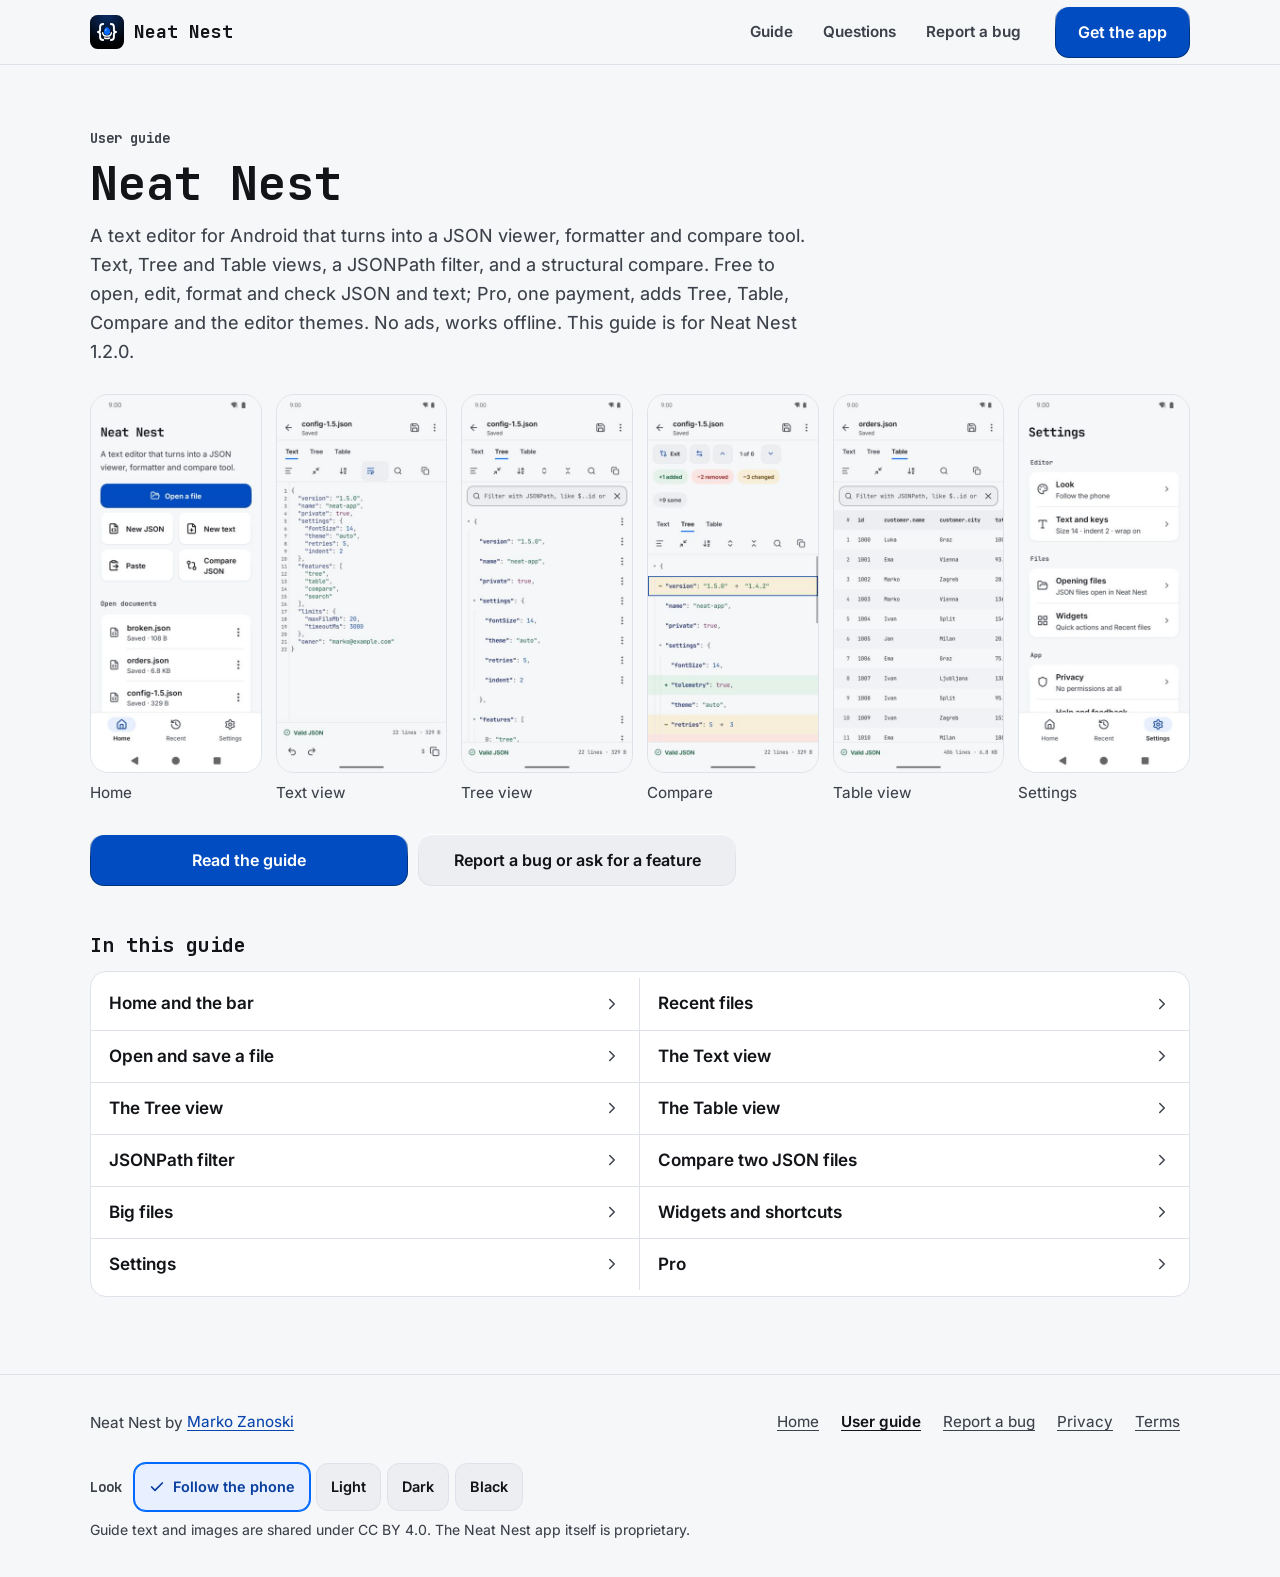
<file: docs/index.html>
<!doctype html>
<html lang="en">
<head>
<meta charset="utf-8">
<meta name="viewport" content="width=device-width, initial-scale=1, viewport-fit=cover">
<title>Home · Neat Nest user guide</title>
<meta name="description" content="The user guide for Neat Nest, the JSON and text editor for Android.">
<meta name="theme-color" content="#f6f7f9" media="(prefers-color-scheme: light)">
<meta name="theme-color" content="#000000" media="(prefers-color-scheme: dark)">
<script>try{var l=localStorage.getItem('look');if(l==='light'||l==='dark'||l==='black')document.documentElement.dataset.look=l}catch(e){}</script>
<meta property="og:title" content="Home · Neat Nest user guide">
<meta property="og:description" content="The user guide for Neat Nest, the JSON and text editor for Android.">
<link rel="icon" href="img/icon.svg" type="image/svg+xml">
<link rel="preload" href="fonts/JetBrainsMono-Bold.woff2" as="font" type="font/woff2" crossorigin>
<link rel="preload" href="fonts/inter-regular.woff2" as="font" type="font/woff2" crossorigin>
<link rel="stylesheet" href="style.css">
</head>
<body>
<a class="skip" href="#main">Skip to content</a>
<header class="bar">
  <div class="wrap">
    <a class="brand" href="index.html" aria-current="page"><img src="img/icon.svg" alt="" width="34" height="34"><span>Neat Nest</span></a>
    <nav class="pages" aria-label="Guide pages"><a href="guide.html">Guide</a><a href="faq.html">Questions</a><a href="report.html">Report a bug</a></nav>
    <a class="key filled get" href="https://play.google.com/store/apps/details?id=com.zanoshky.neatnest&amp;referrer=utm_source%3Dguide%26utm_medium%3Ddocs%26utm_campaign%3Dneat-nest-2026-11">Get the app</a>
  </div>
</header>
<main id="main" class="page">
  <div class="wrap">
    <p class="kicker">User guide</p>
    <h1>Neat Nest</h1>
    <p class="lead">A text editor for Android that turns into a JSON viewer, formatter and compare tool. Text, Tree and Table views, a JSONPath filter, and a structural compare. Free to open, edit, format and check JSON and text; Pro, one payment, adds Tree, Table, Compare and the editor themes. No ads, works offline. This guide is for Neat Nest 1.2.0.</p>
    <div class="shots">
      <figure><img src="img/0-home-360.jpg" srcset="img/0-home-360.jpg 360w, img/0-home.jpg 720w" sizes="(min-width: 1000px) 175px, (min-width: 600px) 30vw, 45vw" width="360" height="800" fetchpriority="high" alt="Home: Open a file, tiles for New JSON, New text, Paste and Compare JSON, the open documents, and the bar with Home, Recent and Settings."><figcaption>Home</figcaption></figure>
      <figure><img src="img/1-text-360.jpg" srcset="img/1-text-360.jpg 360w, img/1-text.jpg 720w" sizes="(min-width: 1000px) 175px, (min-width: 600px) 30vw, 45vw" width="360" height="800" fetchpriority="high" alt="The Text view with line numbers and JSON colours, the tool row above and undo and redo below."><figcaption>Text view</figcaption></figure>
      <figure><img src="img/2-tree-360.jpg" srcset="img/2-tree-360.jpg 360w, img/2-tree.jpg 720w" sizes="(min-width: 1000px) 175px, (min-width: 600px) 30vw, 45vw" width="360" height="800" loading="lazy" alt="The Tree view with the JSONPath filter box and objects opened, each value coloured by type."><figcaption>Tree view</figcaption></figure>
      <figure><img src="img/3-compare-360.jpg" srcset="img/3-compare-360.jpg 360w, img/3-compare.jpg 720w" sizes="(min-width: 1000px) 175px, (min-width: 600px) 30vw, 45vw" width="360" height="800" loading="lazy" alt="Compare: two versions of a file, 1 added, 2 removed and 3 changed, with the changed version number marked."><figcaption>Compare</figcaption></figure>
      <figure><img src="img/4-table-360.jpg" srcset="img/4-table-360.jpg 360w, img/4-table.jpg 720w" sizes="(min-width: 1000px) 175px, (min-width: 600px) 30vw, 45vw" width="360" height="800" loading="lazy" alt="The Table view of an array of orders, with id, customer name and customer city columns."><figcaption>Table view</figcaption></figure>
      <figure><img src="img/7-settings-360.jpg" srcset="img/7-settings-360.jpg 360w, img/7-settings.jpg 720w" sizes="(min-width: 1000px) 175px, (min-width: 600px) 30vw, 45vw" width="360" height="800" loading="lazy" alt="Settings: Look, Text and keys, Opening files, Widgets, Privacy, and Help and feedback, each opening its own page."><figcaption>Settings</figcaption></figure>
    </div>
    <div class="keys cta">
      <a class="key filled" href="guide.html">Read the guide</a>
      <a class="key tonal" href="report.html">Report a bug or ask for a feature</a>
    </div>
    <h2 style="margin-top:48px">In this guide</h2>
    <ul class="plate toc"><li><a href="guide.html#home"><span>Home and the bar</span><svg viewBox="0 0 24 24" fill="none" stroke="currentColor" stroke-width="2" stroke-linecap="round" stroke-linejoin="round" aria-hidden="true"><path d="m9 18 6-6-6-6"/></svg></a></li><li><a href="guide.html#recent"><span>Recent files</span><svg viewBox="0 0 24 24" fill="none" stroke="currentColor" stroke-width="2" stroke-linecap="round" stroke-linejoin="round" aria-hidden="true"><path d="m9 18 6-6-6-6"/></svg></a></li><li><a href="guide.html#open"><span>Open and save a file</span><svg viewBox="0 0 24 24" fill="none" stroke="currentColor" stroke-width="2" stroke-linecap="round" stroke-linejoin="round" aria-hidden="true"><path d="m9 18 6-6-6-6"/></svg></a></li><li><a href="guide.html#text"><span>The Text view</span><svg viewBox="0 0 24 24" fill="none" stroke="currentColor" stroke-width="2" stroke-linecap="round" stroke-linejoin="round" aria-hidden="true"><path d="m9 18 6-6-6-6"/></svg></a></li><li><a href="guide.html#tree"><span>The Tree view</span><svg viewBox="0 0 24 24" fill="none" stroke="currentColor" stroke-width="2" stroke-linecap="round" stroke-linejoin="round" aria-hidden="true"><path d="m9 18 6-6-6-6"/></svg></a></li><li><a href="guide.html#table"><span>The Table view</span><svg viewBox="0 0 24 24" fill="none" stroke="currentColor" stroke-width="2" stroke-linecap="round" stroke-linejoin="round" aria-hidden="true"><path d="m9 18 6-6-6-6"/></svg></a></li><li><a href="guide.html#filter"><span>JSONPath filter</span><svg viewBox="0 0 24 24" fill="none" stroke="currentColor" stroke-width="2" stroke-linecap="round" stroke-linejoin="round" aria-hidden="true"><path d="m9 18 6-6-6-6"/></svg></a></li><li><a href="guide.html#compare"><span>Compare two JSON files</span><svg viewBox="0 0 24 24" fill="none" stroke="currentColor" stroke-width="2" stroke-linecap="round" stroke-linejoin="round" aria-hidden="true"><path d="m9 18 6-6-6-6"/></svg></a></li><li><a href="guide.html#big"><span>Big files</span><svg viewBox="0 0 24 24" fill="none" stroke="currentColor" stroke-width="2" stroke-linecap="round" stroke-linejoin="round" aria-hidden="true"><path d="m9 18 6-6-6-6"/></svg></a></li><li><a href="guide.html#widgets"><span>Widgets and shortcuts</span><svg viewBox="0 0 24 24" fill="none" stroke="currentColor" stroke-width="2" stroke-linecap="round" stroke-linejoin="round" aria-hidden="true"><path d="m9 18 6-6-6-6"/></svg></a></li><li><a href="guide.html#settings"><span>Settings</span><svg viewBox="0 0 24 24" fill="none" stroke="currentColor" stroke-width="2" stroke-linecap="round" stroke-linejoin="round" aria-hidden="true"><path d="m9 18 6-6-6-6"/></svg></a></li><li><a href="guide.html#pro"><span>Pro</span><svg viewBox="0 0 24 24" fill="none" stroke="currentColor" stroke-width="2" stroke-linecap="round" stroke-linejoin="round" aria-hidden="true"><path d="m9 18 6-6-6-6"/></svg></a></li></ul>
  </div>
</main>
<footer>
  <div class="wrap">
    <span class="by">Neat Nest by <a href="https://zanoski.com">Marko Zanoski</a></span>
    <nav aria-label="Footer"><a href="https://neatnest.zanoski.com">Home</a><a href="index.html" aria-current="page">User guide</a><a href="report.html">Report a bug</a><a href="https://neatnest.zanoski.com/privacy">Privacy</a><a href="https://neatnest.zanoski.com/terms">Terms</a></nav>
    <div class="looks" role="group" aria-label="Look"><span aria-hidden="true">Look</span><button type="button" data-look="auto" aria-pressed="false"><svg viewBox="0 0 24 24" fill="none" stroke="currentColor" stroke-width="2.6" stroke-linecap="round" stroke-linejoin="round" aria-hidden="true"><path d="M20 6 9 17l-5-5"/></svg>Follow the phone</button><button type="button" data-look="light" aria-pressed="false"><svg viewBox="0 0 24 24" fill="none" stroke="currentColor" stroke-width="2.6" stroke-linecap="round" stroke-linejoin="round" aria-hidden="true"><path d="M20 6 9 17l-5-5"/></svg>Light</button><button type="button" data-look="dark" aria-pressed="false"><svg viewBox="0 0 24 24" fill="none" stroke="currentColor" stroke-width="2.6" stroke-linecap="round" stroke-linejoin="round" aria-hidden="true"><path d="M20 6 9 17l-5-5"/></svg>Dark</button><button type="button" data-look="black" aria-pressed="false"><svg viewBox="0 0 24 24" fill="none" stroke="currentColor" stroke-width="2.6" stroke-linecap="round" stroke-linejoin="round" aria-hidden="true"><path d="M20 6 9 17l-5-5"/></svg>Black</button></div>
    <p class="lic">Guide text and images are shared under CC BY 4.0. The Neat Nest app itself is proprietary.</p>
  </div>
</footer>
<script>
(function () {
  var html = document.documentElement, bs = document.querySelectorAll('.looks button');
  function show() { var cur = html.dataset.look || 'auto'; bs.forEach(function (b) { b.setAttribute('aria-pressed', String(b.dataset.look === cur)); }); }
  bs.forEach(function (b) { b.addEventListener('click', function () {
    var l = b.dataset.look;
    if (l === 'auto') delete html.dataset.look; else html.dataset.look = l;
    try { if (l === 'auto') localStorage.removeItem('look'); else localStorage.setItem('look', l); } catch (e) {}
    show();
  }); });
  show();
})();
</script>
</body>
</html>
</file>
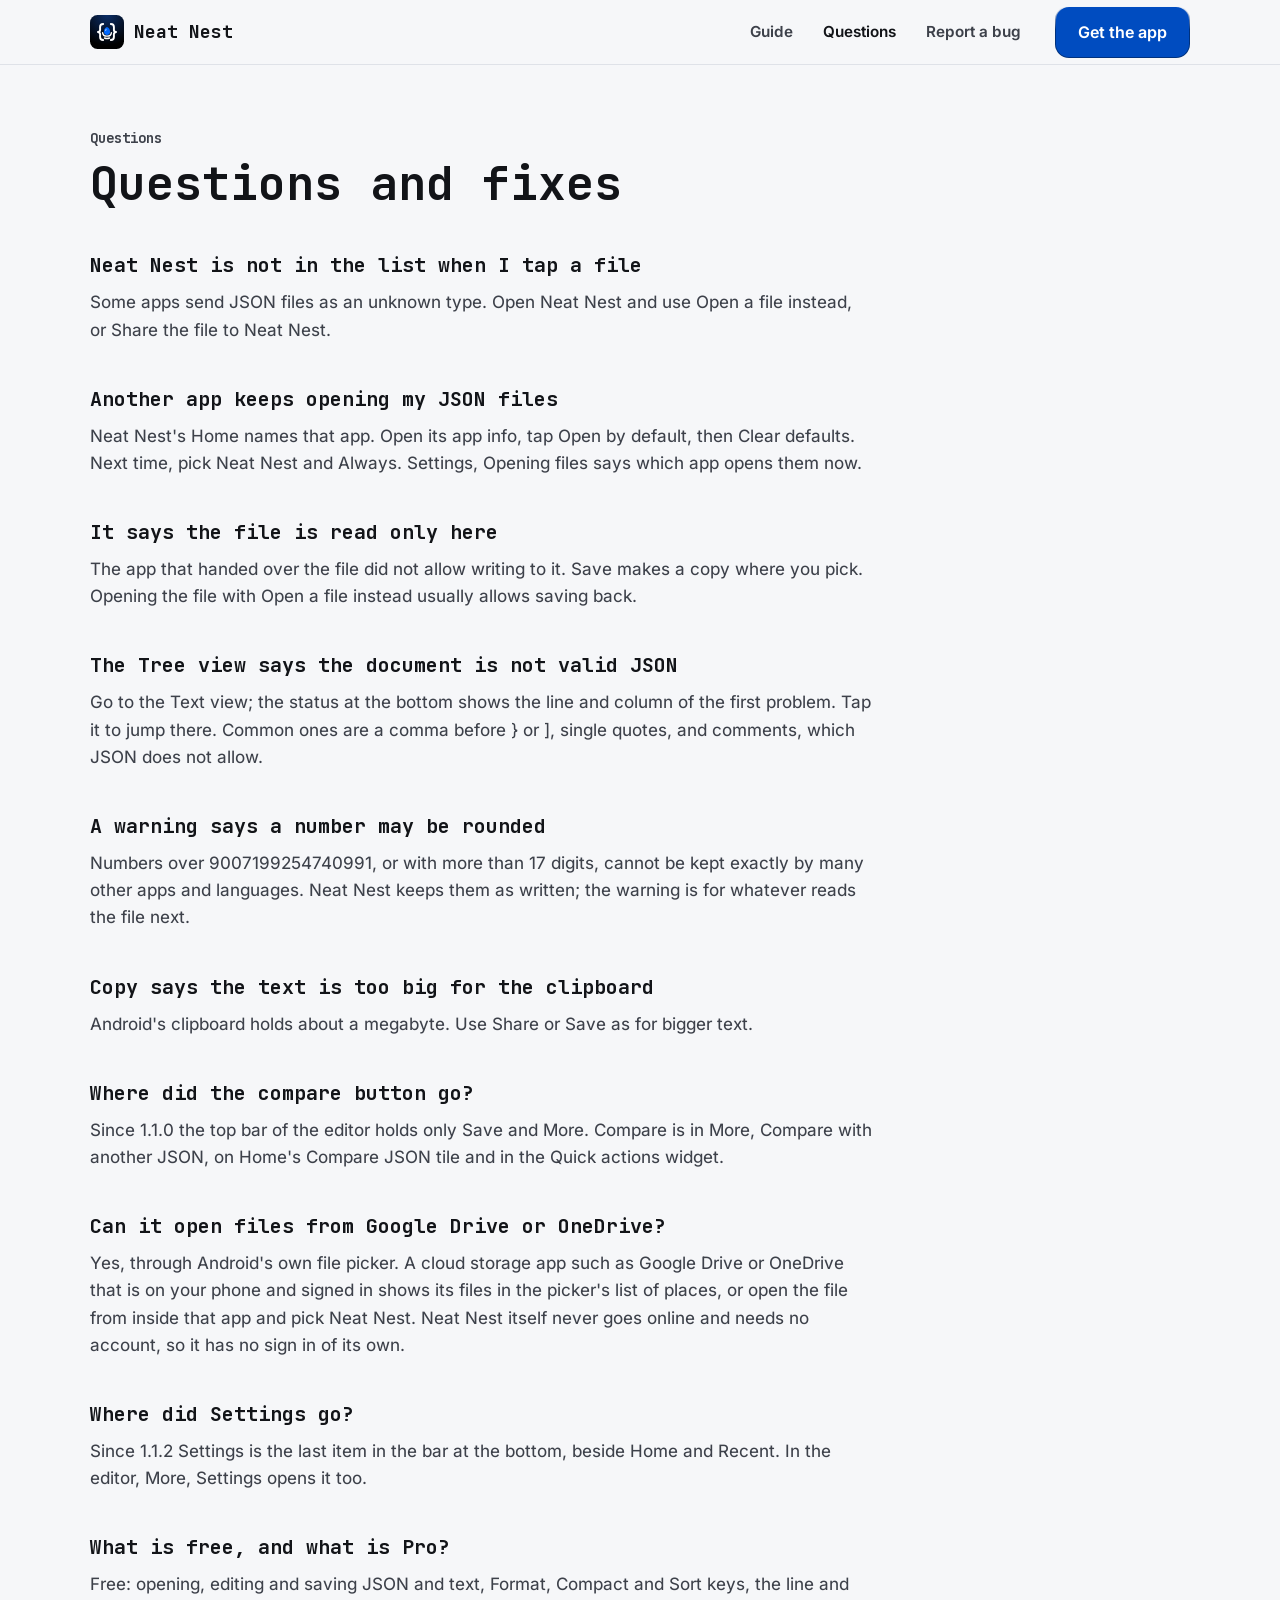
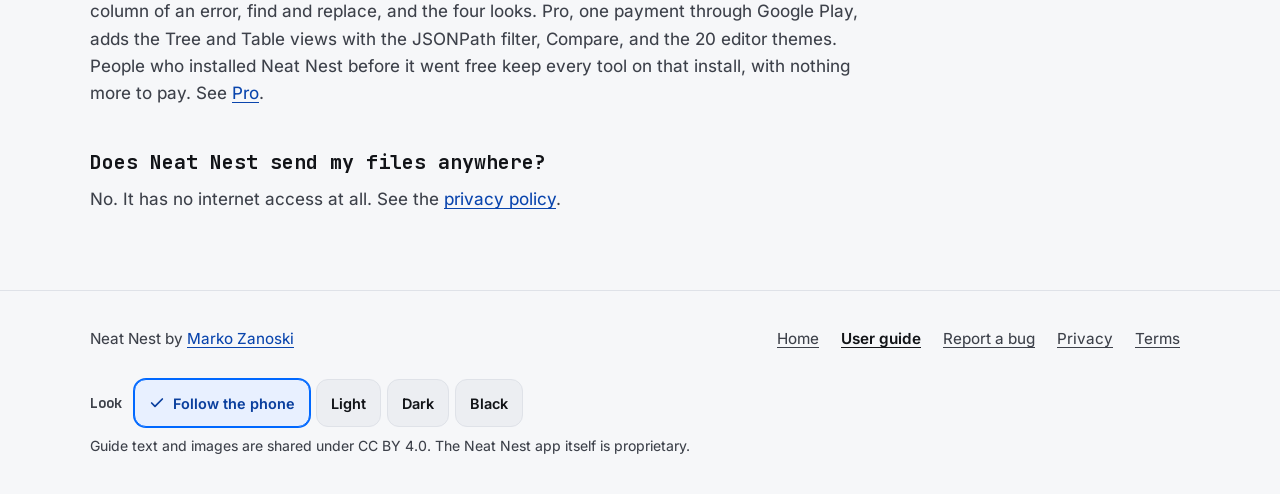
<file: docs/faq.html>
<!doctype html>
<html lang="en">
<head>
<meta charset="utf-8">
<meta name="viewport" content="width=device-width, initial-scale=1, viewport-fit=cover">
<title>Questions · Neat Nest user guide</title>
<meta name="description" content="Answers to common questions about Neat Nest.">
<meta name="theme-color" content="#f6f7f9" media="(prefers-color-scheme: light)">
<meta name="theme-color" content="#000000" media="(prefers-color-scheme: dark)">
<script>try{var l=localStorage.getItem('look');if(l==='light'||l==='dark'||l==='black')document.documentElement.dataset.look=l}catch(e){}</script>
<meta property="og:title" content="Questions · Neat Nest user guide">
<meta property="og:description" content="Answers to common questions about Neat Nest.">
<link rel="icon" href="img/icon.svg" type="image/svg+xml">
<link rel="preload" href="fonts/JetBrainsMono-Bold.woff2" as="font" type="font/woff2" crossorigin>
<link rel="preload" href="fonts/inter-regular.woff2" as="font" type="font/woff2" crossorigin>
<link rel="stylesheet" href="style.css">
</head>
<body>
<a class="skip" href="#main">Skip to content</a>
<header class="bar">
  <div class="wrap">
    <a class="brand" href="index.html"><img src="img/icon.svg" alt="" width="34" height="34"><span>Neat Nest</span></a>
    <nav class="pages" aria-label="Guide pages"><a href="guide.html">Guide</a><a href="faq.html" aria-current="page">Questions</a><a href="report.html">Report a bug</a></nav>
    <a class="key filled get" href="https://play.google.com/store/apps/details?id=com.zanoshky.neatnest&amp;referrer=utm_source%3Dguide%26utm_medium%3Ddocs%26utm_campaign%3Dneat-nest-2026-11">Get the app</a>
  </div>
</header>
<main id="main" class="page">
  <div class="wrap">
    <p class="kicker">Questions</p>
    <h1>Questions and fixes</h1>
    <article>
    <h2>Neat Nest is not in the list when I tap a file</h2>
    <p>Some apps send JSON files as an unknown type. Open Neat Nest and use Open a file instead, or Share the file to Neat Nest.</p>
    <h2>Another app keeps opening my JSON files</h2>
    <p>Neat Nest's Home names that app. Open its app info, tap Open by default, then Clear defaults. Next time, pick Neat Nest and Always. Settings, Opening files says which app opens them now.</p>
    <h2>It says the file is read only here</h2>
    <p>The app that handed over the file did not allow writing to it. Save makes a copy where you pick. Opening the file with Open a file instead usually allows saving back.</p>
    <h2>The Tree view says the document is not valid JSON</h2>
    <p>Go to the Text view; the status at the bottom shows the line and column of the first problem. Tap it to jump there. Common ones are a comma before } or ], single quotes, and comments, which JSON does not allow.</p>
    <h2>A warning says a number may be rounded</h2>
    <p>Numbers over 9007199254740991, or with more than 17 digits, cannot be kept exactly by many other apps and languages. Neat Nest keeps them as written; the warning is for whatever reads the file next.</p>
    <h2>Copy says the text is too big for the clipboard</h2>
    <p>Android's clipboard holds about a megabyte. Use Share or Save as for bigger text.</p>
    <h2>Where did the compare button go?</h2>
    <p>Since 1.1.0 the top bar of the editor holds only Save and More. Compare is in More, Compare with another JSON, on Home's Compare JSON tile and in the Quick actions widget.</p>
    <h2>Can it open files from Google Drive or OneDrive?</h2>
    <p>Yes, through Android's own file picker. A cloud storage app such as Google Drive or OneDrive that is on your phone and signed in shows its files in the picker's list of places, or open the file from inside that app and pick Neat Nest. Neat Nest itself never goes online and needs no account, so it has no sign in of its own.</p>
    <h2>Where did Settings go?</h2>
    <p>Since 1.1.2 Settings is the last item in the bar at the bottom, beside Home and Recent. In the editor, More, Settings opens it too.</p>
    <h2>What is free, and what is Pro?</h2>
    <p>Free: opening, editing and saving JSON and text, Format, Compact and Sort keys, the line and column of an error, find and replace, and the four looks. Pro, one payment through Google Play, adds the Tree and Table views with the JSONPath filter, Compare, and the 20 editor themes. People who installed Neat Nest before it went free keep every tool on that install, with nothing more to pay. See <a href="guide.html#pro">Pro</a>.</p>
    <h2>Does Neat Nest send my files anywhere?</h2>
    <p>No. It has no internet access at all. See the <a href="https://neatnest.zanoski.com/privacy">privacy policy</a>.</p>
    </article>
  </div>
</main>
<footer>
  <div class="wrap">
    <span class="by">Neat Nest by <a href="https://zanoski.com">Marko Zanoski</a></span>
    <nav aria-label="Footer"><a href="https://neatnest.zanoski.com">Home</a><a href="index.html" aria-current="page">User guide</a><a href="report.html">Report a bug</a><a href="https://neatnest.zanoski.com/privacy">Privacy</a><a href="https://neatnest.zanoski.com/terms">Terms</a></nav>
    <div class="looks" role="group" aria-label="Look"><span aria-hidden="true">Look</span><button type="button" data-look="auto" aria-pressed="false"><svg viewBox="0 0 24 24" fill="none" stroke="currentColor" stroke-width="2.6" stroke-linecap="round" stroke-linejoin="round" aria-hidden="true"><path d="M20 6 9 17l-5-5"/></svg>Follow the phone</button><button type="button" data-look="light" aria-pressed="false"><svg viewBox="0 0 24 24" fill="none" stroke="currentColor" stroke-width="2.6" stroke-linecap="round" stroke-linejoin="round" aria-hidden="true"><path d="M20 6 9 17l-5-5"/></svg>Light</button><button type="button" data-look="dark" aria-pressed="false"><svg viewBox="0 0 24 24" fill="none" stroke="currentColor" stroke-width="2.6" stroke-linecap="round" stroke-linejoin="round" aria-hidden="true"><path d="M20 6 9 17l-5-5"/></svg>Dark</button><button type="button" data-look="black" aria-pressed="false"><svg viewBox="0 0 24 24" fill="none" stroke="currentColor" stroke-width="2.6" stroke-linecap="round" stroke-linejoin="round" aria-hidden="true"><path d="M20 6 9 17l-5-5"/></svg>Black</button></div>
    <p class="lic">Guide text and images are shared under CC BY 4.0. The Neat Nest app itself is proprietary.</p>
  </div>
</footer>
<script>
(function () {
  var html = document.documentElement, bs = document.querySelectorAll('.looks button');
  function show() { var cur = html.dataset.look || 'auto'; bs.forEach(function (b) { b.setAttribute('aria-pressed', String(b.dataset.look === cur)); }); }
  bs.forEach(function (b) { b.addEventListener('click', function () {
    var l = b.dataset.look;
    if (l === 'auto') delete html.dataset.look; else html.dataset.look = l;
    try { if (l === 'auto') localStorage.removeItem('look'); else localStorage.setItem('look', l); } catch (e) {}
    show();
  }); });
  show();
})();
</script>
</body>
</html>
</file>
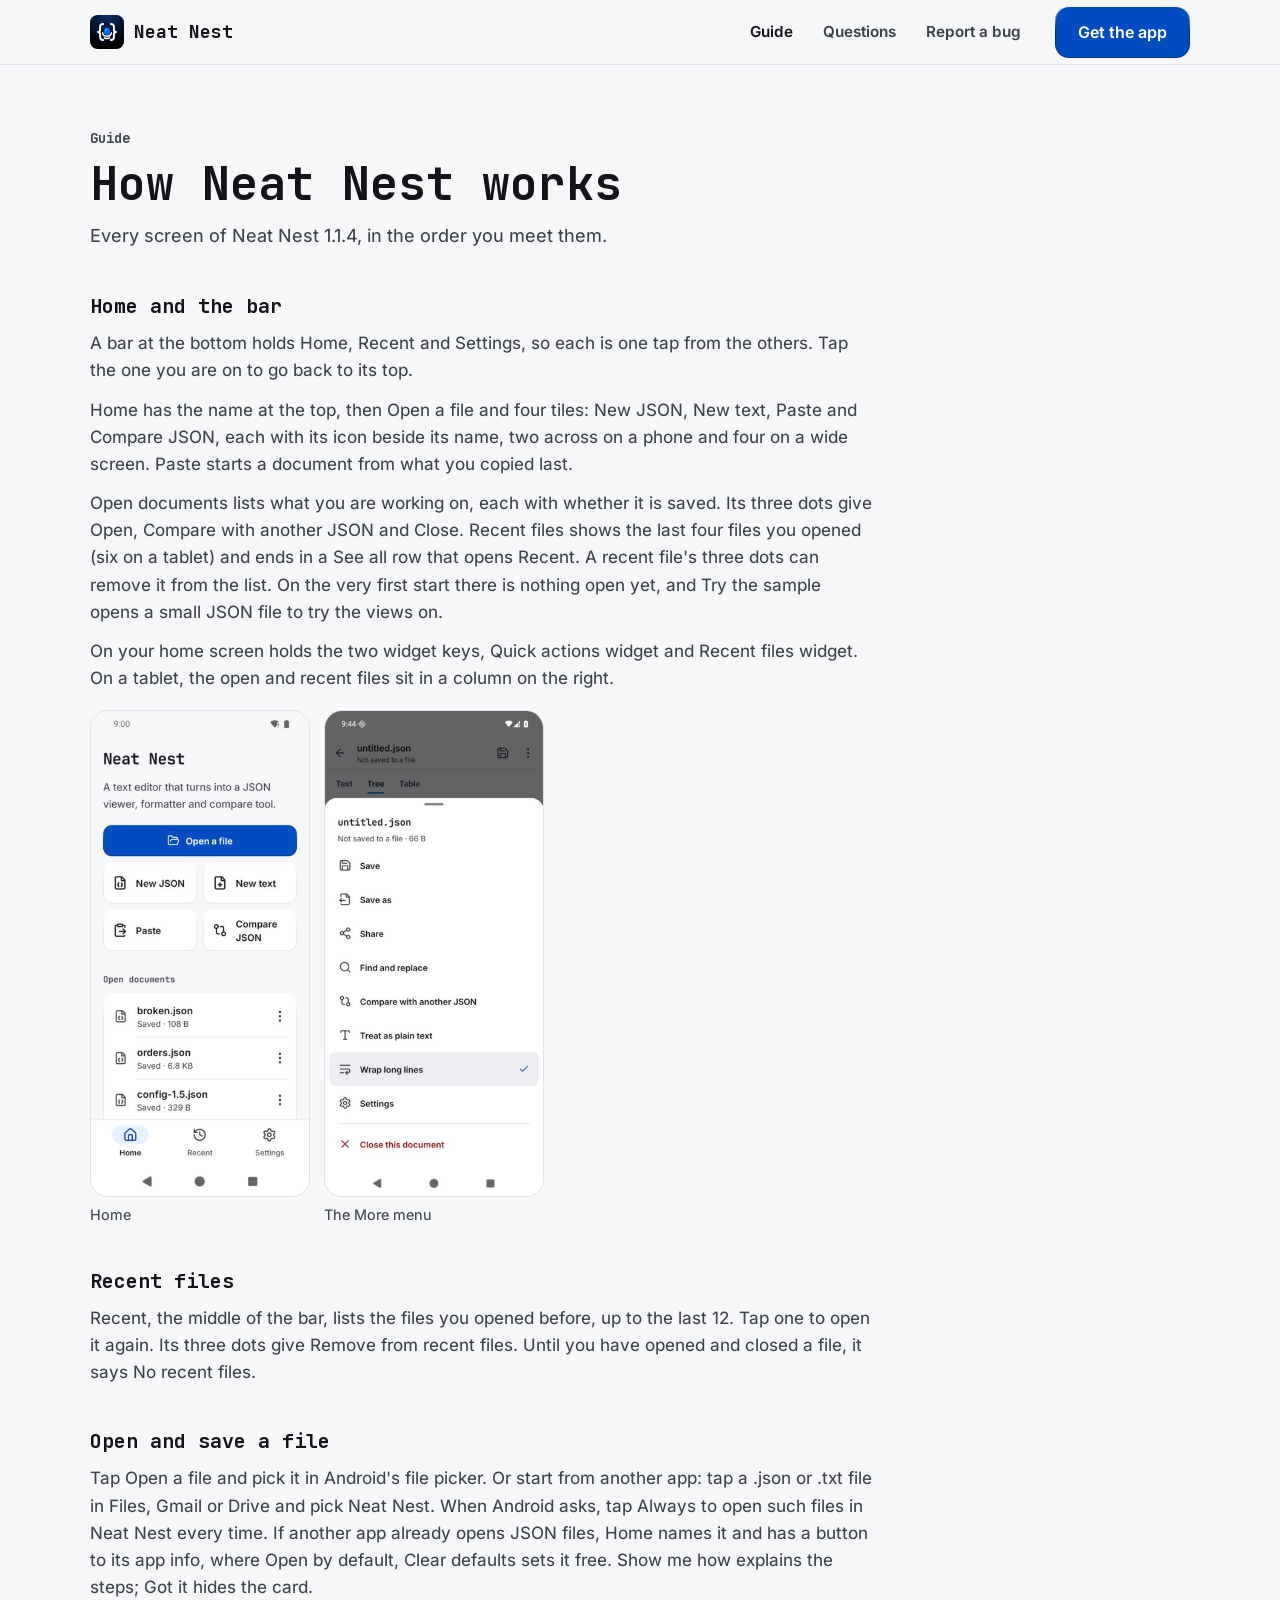
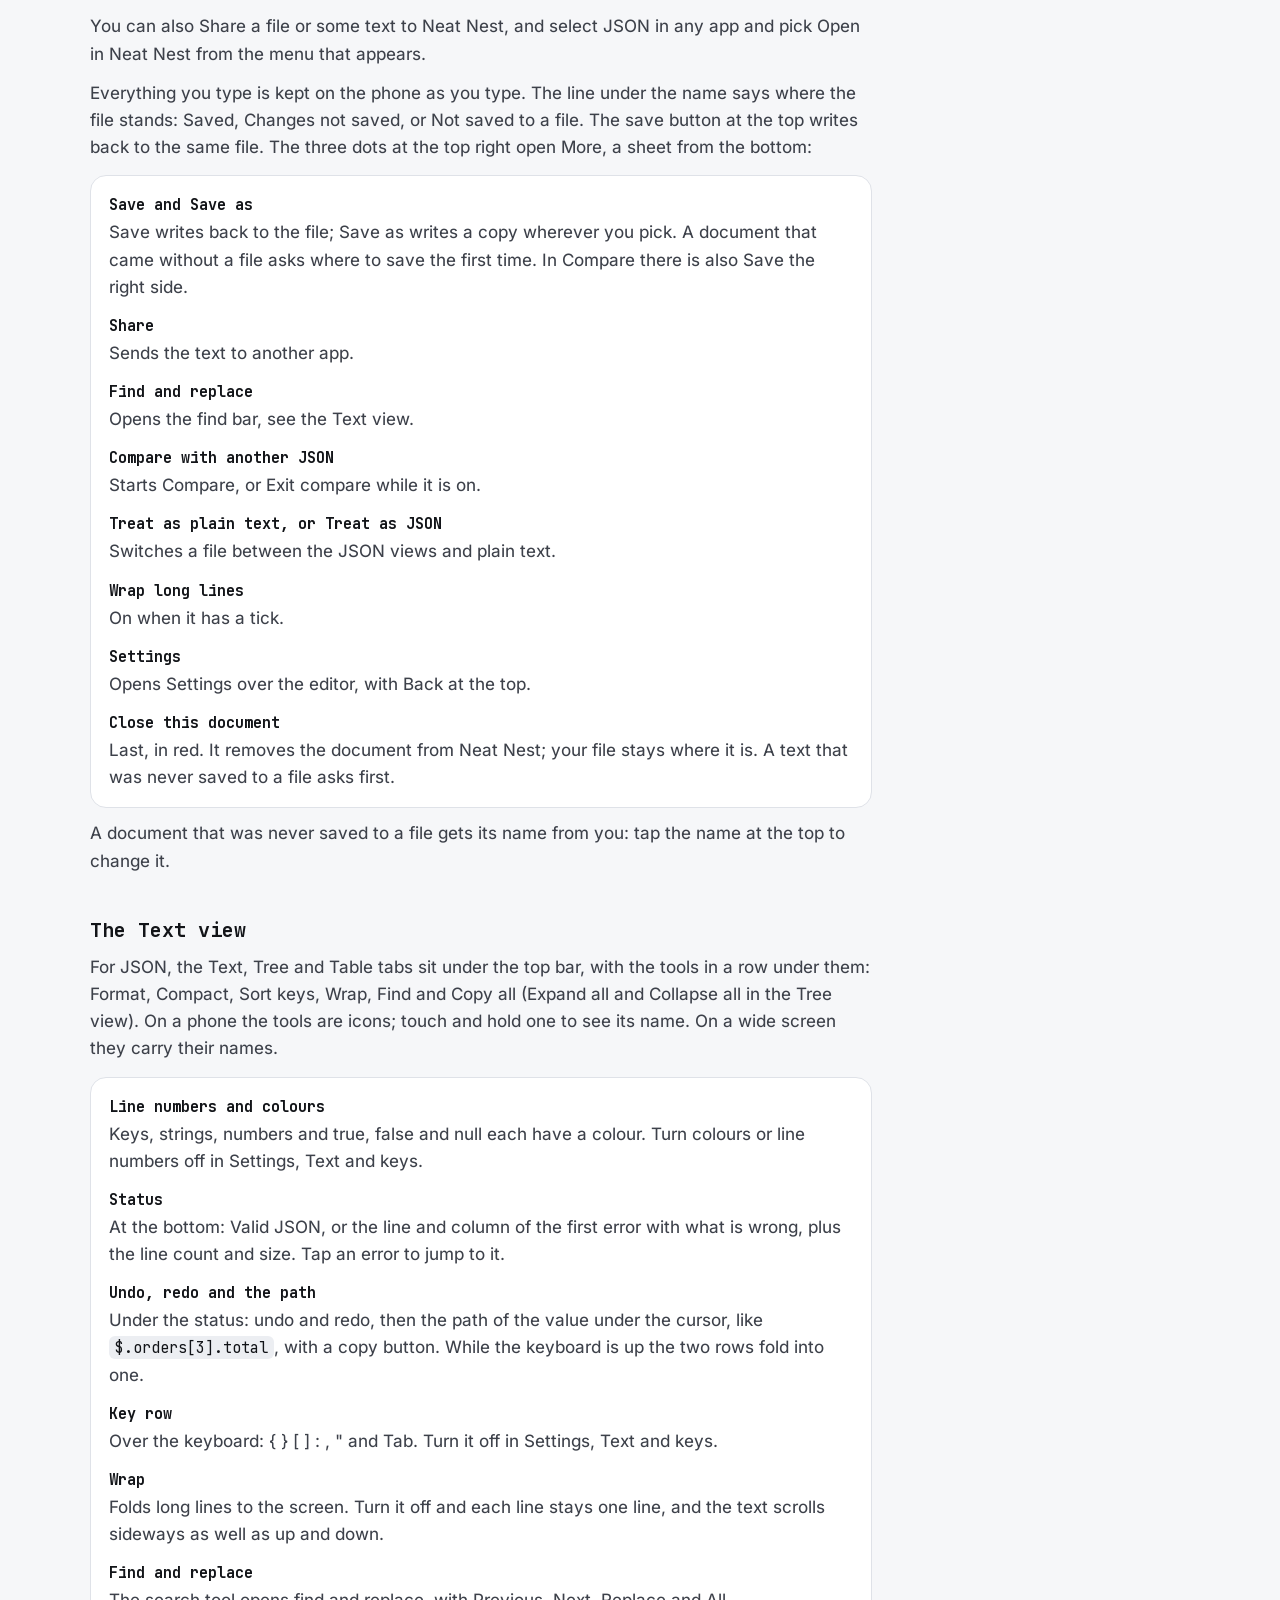
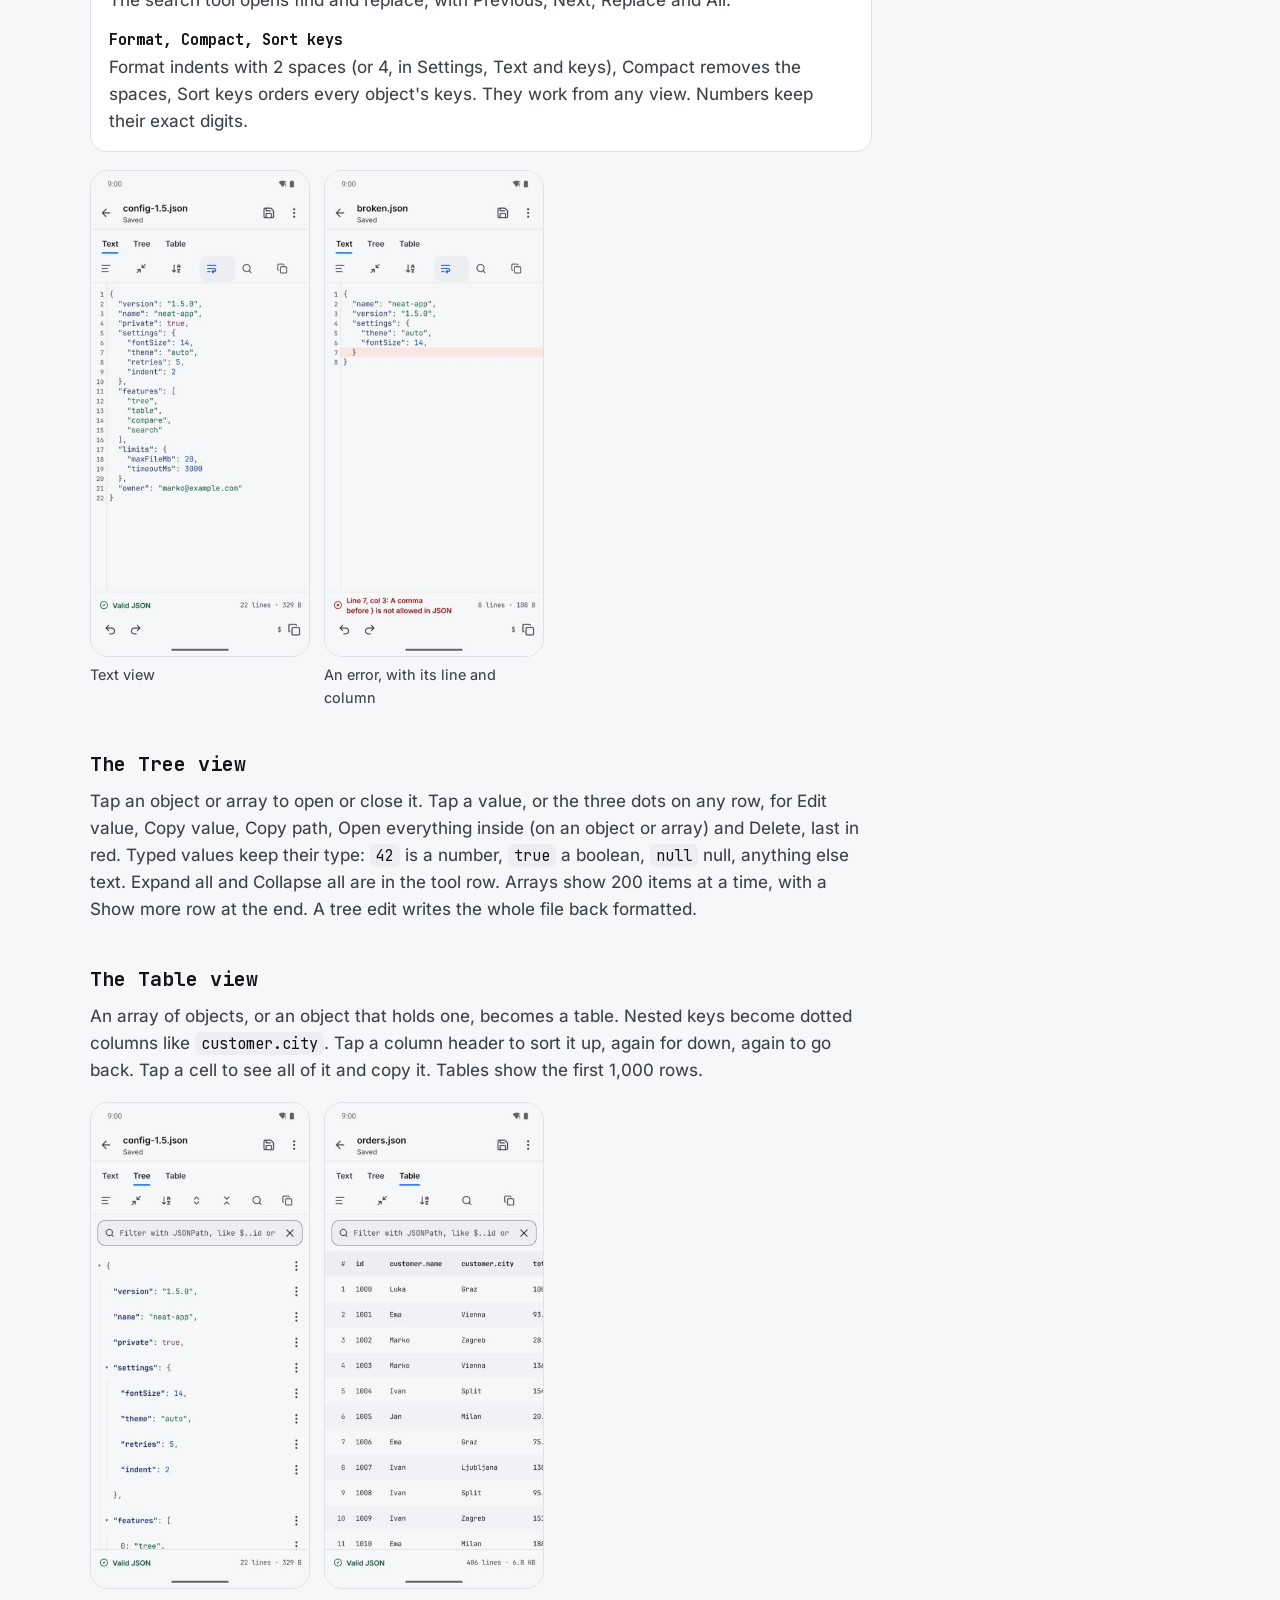
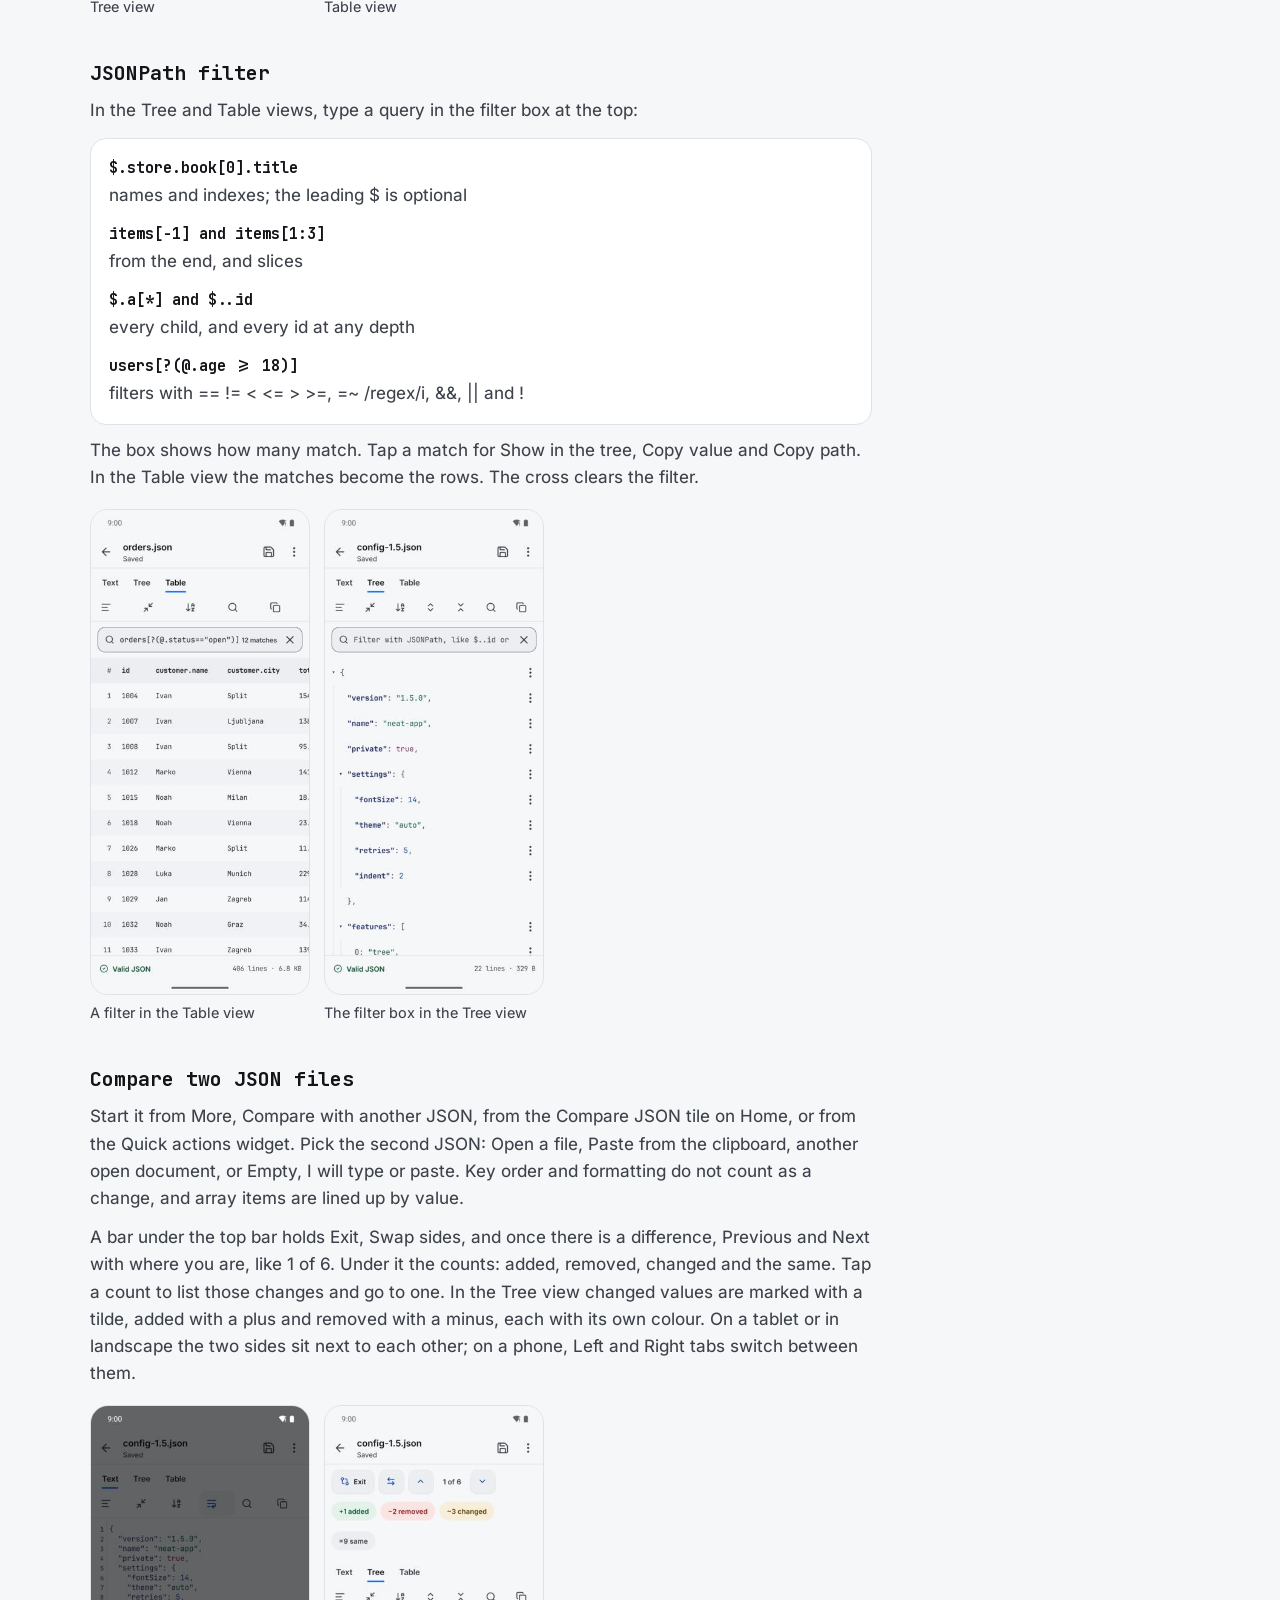
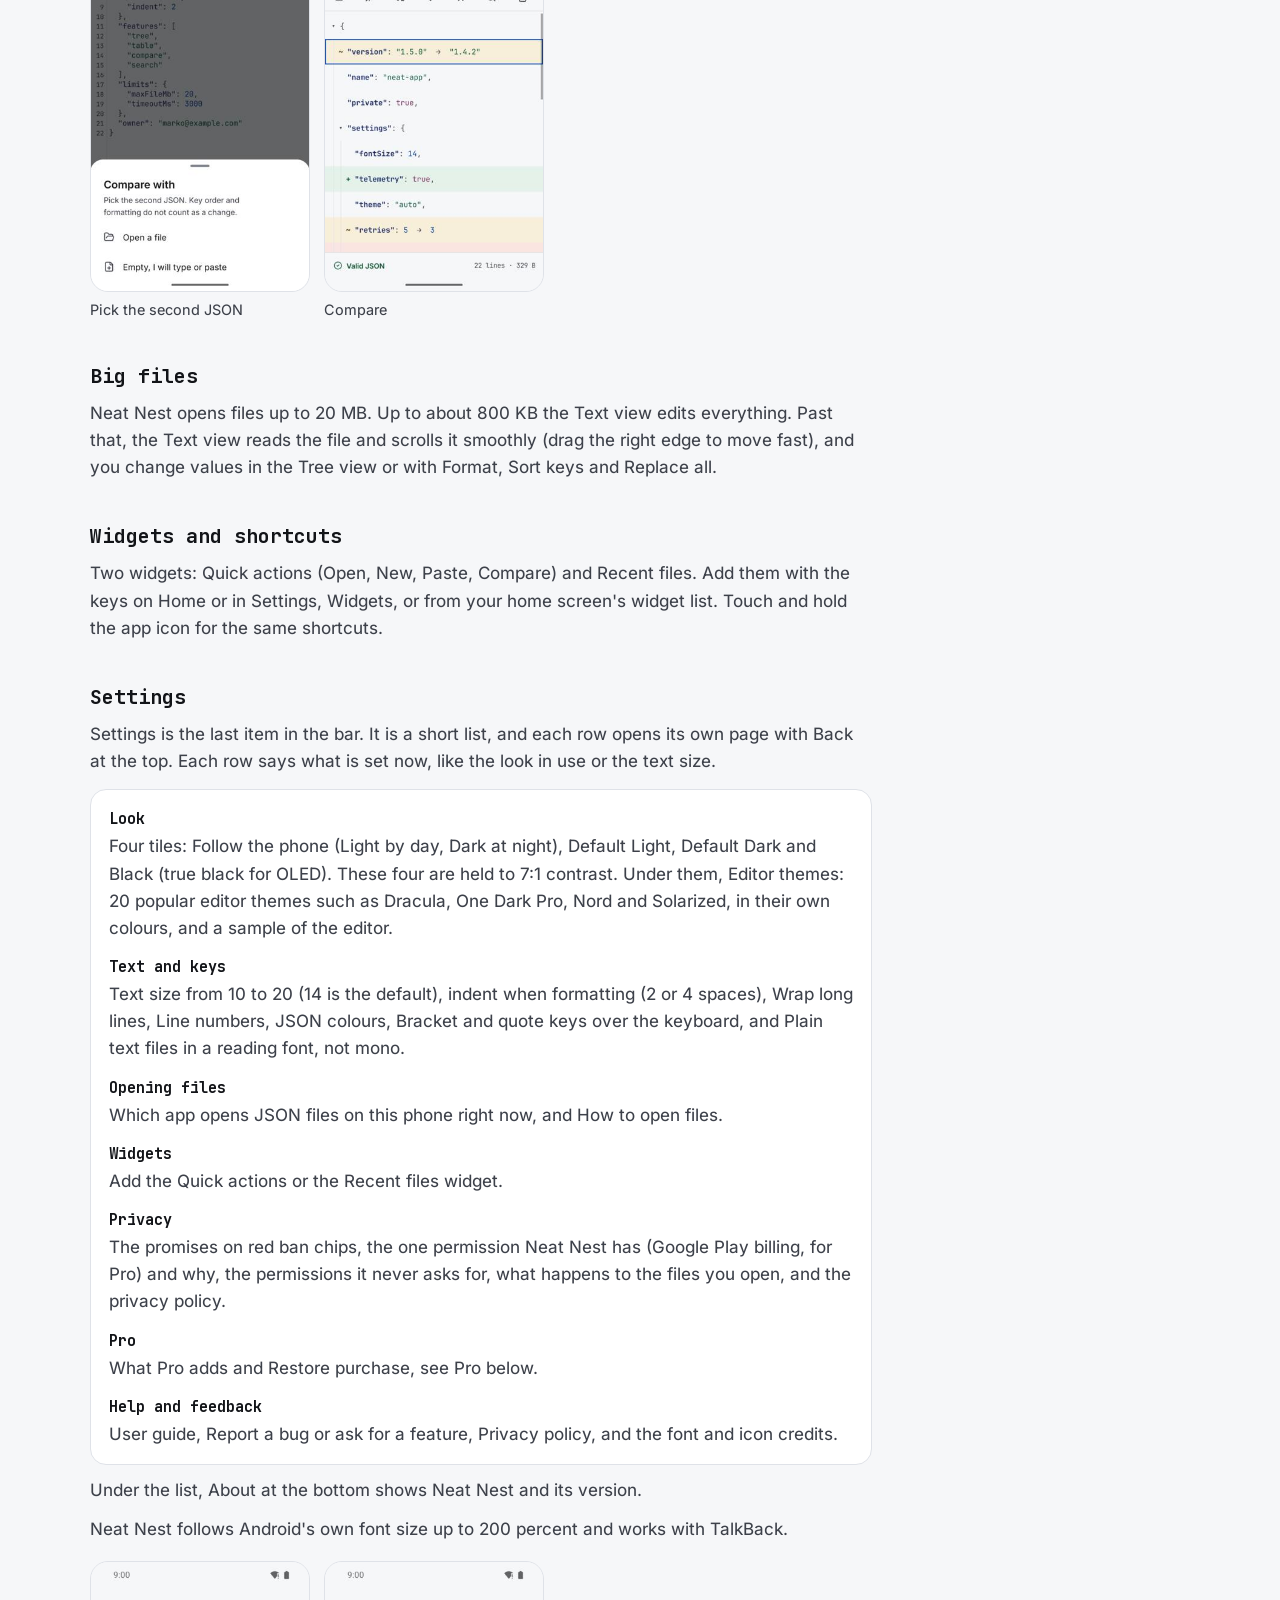
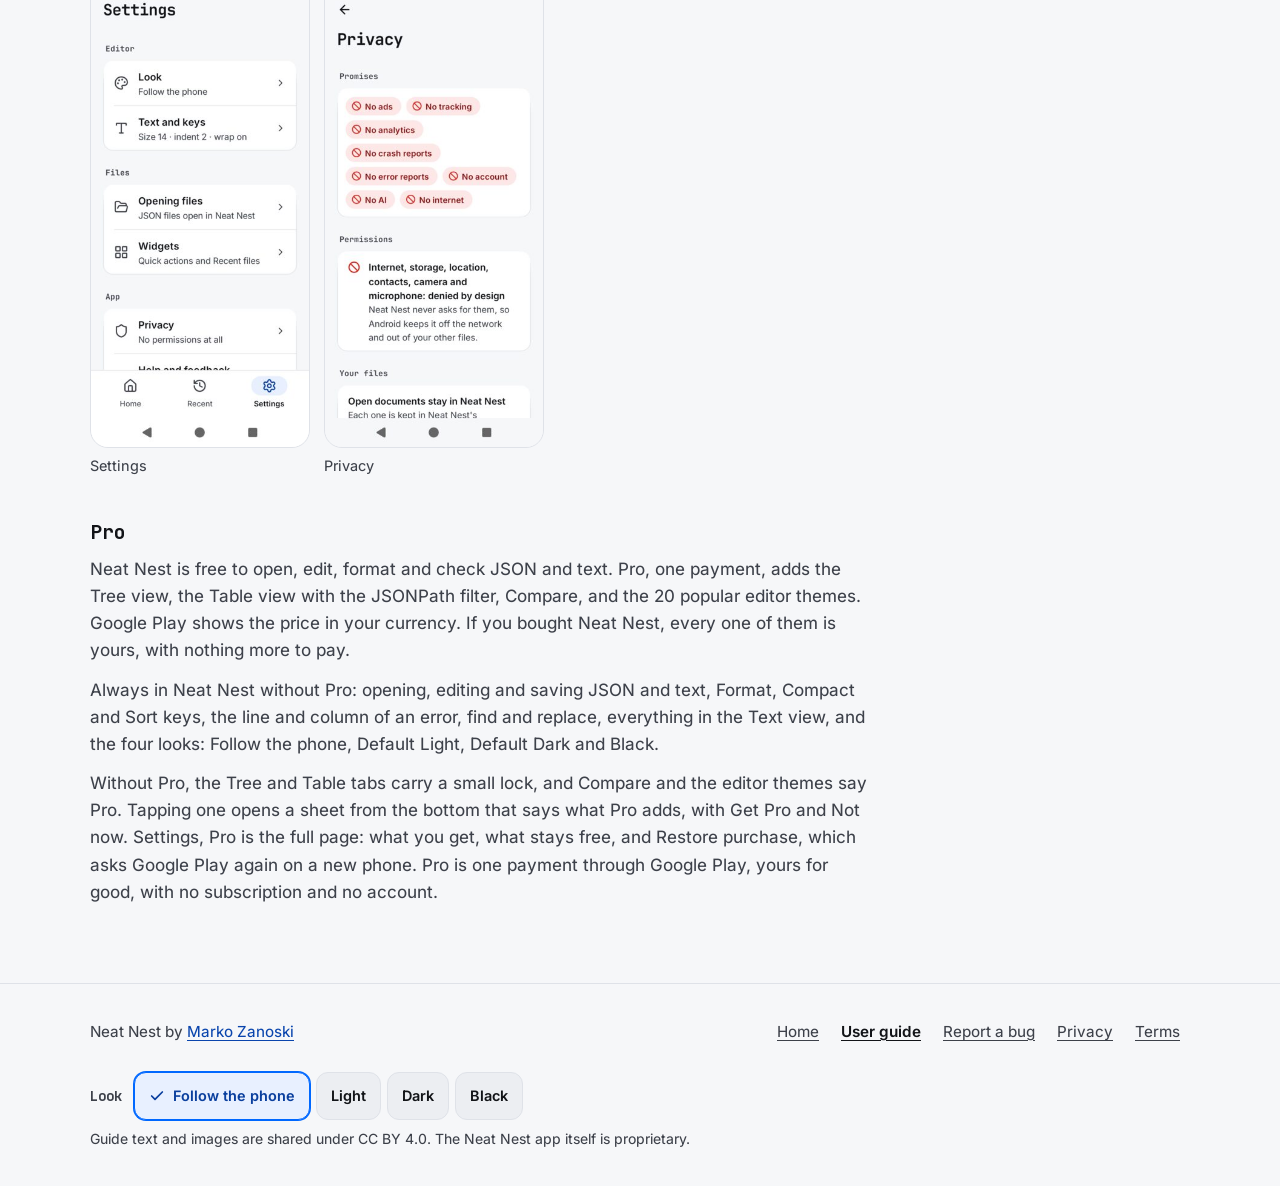
<file: docs/guide.html>
<!doctype html>
<html lang="en">
<head>
<meta charset="utf-8">
<meta name="viewport" content="width=device-width, initial-scale=1, viewport-fit=cover">
<title>Guide · Neat Nest user guide</title>
<meta name="description" content="How to use Neat Nest 1.2.0: home and the bar, recent files, opening and saving files, Text, Tree and Table views, JSONPath, Compare, widgets and Settings.">
<meta name="theme-color" content="#f6f7f9" media="(prefers-color-scheme: light)">
<meta name="theme-color" content="#000000" media="(prefers-color-scheme: dark)">
<script>try{var l=localStorage.getItem('look');if(l==='light'||l==='dark'||l==='black')document.documentElement.dataset.look=l}catch(e){}</script>
<meta property="og:title" content="Guide · Neat Nest user guide">
<meta property="og:description" content="How to use Neat Nest 1.2.0: home and the bar, recent files, opening and saving files, Text, Tree and Table views, JSONPath, Compare, widgets and Settings.">
<link rel="icon" href="img/icon.svg" type="image/svg+xml">
<link rel="preload" href="fonts/JetBrainsMono-Bold.woff2" as="font" type="font/woff2" crossorigin>
<link rel="preload" href="fonts/inter-regular.woff2" as="font" type="font/woff2" crossorigin>
<link rel="stylesheet" href="style.css">
</head>
<body>
<a class="skip" href="#main">Skip to content</a>
<header class="bar">
  <div class="wrap">
    <a class="brand" href="index.html"><img src="img/icon.svg" alt="" width="34" height="34"><span>Neat Nest</span></a>
    <nav class="pages" aria-label="Guide pages"><a href="guide.html" aria-current="page">Guide</a><a href="faq.html">Questions</a><a href="report.html">Report a bug</a></nav>
    <a class="key filled get" href="https://play.google.com/store/apps/details?id=com.zanoshky.neatnest&amp;referrer=utm_source%3Dguide%26utm_medium%3Ddocs%26utm_campaign%3Dneat-nest-2026-11">Get the app</a>
  </div>
</header>
<main id="main" class="page">
  <div class="wrap">
    <p class="kicker">Guide</p>
    <h1>How Neat Nest works</h1>
    <p class="lead">Every screen of Neat Nest 1.1.4, in the order you meet them.</p>
    <article>
    <h2 id="home">Home and the bar</h2>
    <p>A bar at the bottom holds Home, Recent and Settings, so each is one tap from the others. Tap the one you are on to go back to its top.</p>
    <p>Home has the name at the top, then Open a file and four tiles: New JSON, New text, Paste and Compare JSON, each with its icon beside its name, two across on a phone and four on a wide screen. Paste starts a document from what you copied last.</p>
    <p>Open documents lists what you are working on, each with whether it is saved. Its three dots give Open, Compare with another JSON and Close. Recent files shows the last four files you opened (six on a tablet) and ends in a See all row that opens Recent. A recent file's three dots can remove it from the list. On the very first start there is nothing open yet, and Try the sample opens a small JSON file to try the views on.</p>
    <p>On your home screen holds the two widget keys, Quick actions widget and Recent files widget. On a tablet, the open and recent files sit in a column on the right.</p>
    <div class="fig"><figure><img src="img/0-home-360.jpg" srcset="img/0-home-360.jpg 360w, img/0-home.jpg 720w" sizes="(min-width: 1000px) 175px, (min-width: 600px) 30vw, 45vw" width="360" height="800" loading="lazy" alt="Home with four open documents, and the bar with Home, Recent and Settings."><figcaption>Home</figcaption></figure><figure><img src="img/9-more-360.jpg" srcset="img/9-more-360.jpg 360w, img/9-more.jpg 720w" sizes="(min-width: 1000px) 175px, (min-width: 600px) 30vw, 45vw" width="360" height="800" loading="lazy" alt="The More menu as a sheet from the bottom."><figcaption>The More menu</figcaption></figure></div>

    <h2 id="recent">Recent files</h2>
    <p>Recent, the middle of the bar, lists the files you opened before, up to the last 12. Tap one to open it again. Its three dots give Remove from recent files. Until you have opened and closed a file, it says No recent files.</p>

    <h2 id="open">Open and save a file</h2>
    <p>Tap Open a file and pick it in Android's file picker. Or start from another app: tap a .json or .txt file in Files, Gmail or Drive and pick Neat Nest. When Android asks, tap Always to open such files in Neat Nest every time. If another app already opens JSON files, Home names it and has a button to its app info, where Open by default, Clear defaults sets it free. Show me how explains the steps; Got it hides the card.</p>
    <p>You can also Share a file or some text to Neat Nest, and select JSON in any app and pick Open in Neat Nest from the menu that appears.</p>
    <p>Everything you type is kept on the phone as you type. The line under the name says where the file stands: Saved, Changes not saved, or Not saved to a file. The save button at the top writes back to the same file. The three dots at the top right open More, a sheet from the bottom:</p>
    <dl class="plate">
      <dt>Save and Save as</dt><dd>Save writes back to the file; Save as writes a copy wherever you pick. A document that came without a file asks where to save the first time. In Compare there is also Save the right side.</dd>
      <dt>Share</dt><dd>Sends the text to another app.</dd>
      <dt>Find and replace</dt><dd>Opens the find bar, see the Text view.</dd>
      <dt>Compare with another JSON</dt><dd>Starts Compare, or Exit compare while it is on.</dd>
      <dt>Treat as plain text, or Treat as JSON</dt><dd>Switches a file between the JSON views and plain text.</dd>
      <dt>Wrap long lines</dt><dd>On when it has a tick.</dd>
      <dt>Settings</dt><dd>Opens Settings over the editor, with Back at the top.</dd>
      <dt>Close this document</dt><dd>Last, in red. It removes the document from Neat Nest; your file stays where it is. A text that was never saved to a file asks first.</dd>
    </dl>
    <p>A document that was never saved to a file gets its name from you: tap the name at the top to change it.</p>

    <h2 id="text">The Text view</h2>
    <p>For JSON, the Text, Tree and Table tabs sit under the top bar, with the tools in a row under them: Format, Compact, Sort keys, Wrap, Find and Copy all (Expand all and Collapse all in the Tree view). On a phone the tools are icons; touch and hold one to see its name. On a wide screen they carry their names.</p>
    <dl class="plate">
      <dt>Line numbers and colours</dt><dd>Keys, strings, numbers and true, false and null each have a colour. Turn colours or line numbers off in Settings, Text and keys.</dd>
      <dt>Status</dt><dd>At the bottom: Valid JSON, or the line and column of the first error with what is wrong, plus the line count and size. Tap an error to jump to it.</dd>
      <dt>Undo, redo and the path</dt><dd>Under the status: undo and redo, then the path of the value under the cursor, like <code>$.orders[3].total</code>, with a copy button. While the keyboard is up the two rows fold into one.</dd>
      <dt>Key row</dt><dd>Over the keyboard: { } [ ] : , " and Tab. Turn it off in Settings, Text and keys.</dd>
      <dt>Wrap</dt><dd>Folds long lines to the screen. Turn it off and each line stays one line, and the text scrolls sideways as well as up and down.</dd>
      <dt>Find and replace</dt><dd>The search tool opens find and replace, with Previous, Next, Replace and All.</dd>
      <dt>Format, Compact, Sort keys</dt><dd>Format indents with 2 spaces (or 4, in Settings, Text and keys), Compact removes the spaces, Sort keys orders every object's keys. They work from any view. Numbers keep their exact digits.</dd>
    </dl>
    <div class="fig"><figure><img src="img/1-text-360.jpg" srcset="img/1-text-360.jpg 360w, img/1-text.jpg 720w" sizes="(min-width: 1000px) 175px, (min-width: 600px) 30vw, 45vw" width="360" height="800" loading="lazy" alt="The Text view of a JSON file."><figcaption>Text view</figcaption></figure><figure><img src="img/6-error-360.jpg" srcset="img/6-error-360.jpg 360w, img/6-error.jpg 720w" sizes="(min-width: 1000px) 175px, (min-width: 600px) 30vw, 45vw" width="360" height="800" loading="lazy" alt="Invalid JSON: line 7 is marked and the status says a comma before a closing brace is not allowed."><figcaption>An error, with its line and column</figcaption></figure></div>

    <h2 id="tree">The Tree view</h2>
    <p>Tap an object or array to open or close it. Tap a value, or the three dots on any row, for Edit value, Copy value, Copy path, Open everything inside (on an object or array) and Delete, last in red. Typed values keep their type: <code>42</code> is a number, <code>true</code> a boolean, <code>null</code> null, anything else text. Expand all and Collapse all are in the tool row. Arrays show 200 items at a time, with a Show more row at the end. A tree edit writes the whole file back formatted.</p>

    <h2 id="table">The Table view</h2>
    <p>An array of objects, or an object that holds one, becomes a table. Nested keys become dotted columns like <code>customer.city</code>. Tap a column header to sort it up, again for down, again to go back. Tap a cell to see all of it and copy it. Tables show the first 1,000 rows.</p>
    <div class="fig"><figure><img src="img/2-tree-360.jpg" srcset="img/2-tree-360.jpg 360w, img/2-tree.jpg 720w" sizes="(min-width: 1000px) 175px, (min-width: 600px) 30vw, 45vw" width="360" height="800" loading="lazy" alt="The Tree view with the filter box."><figcaption>Tree view</figcaption></figure><figure><img src="img/4-table-360.jpg" srcset="img/4-table-360.jpg 360w, img/4-table.jpg 720w" sizes="(min-width: 1000px) 175px, (min-width: 600px) 30vw, 45vw" width="360" height="800" loading="lazy" alt="The Table view of an array of orders."><figcaption>Table view</figcaption></figure></div>

    <h2 id="filter">JSONPath filter</h2>
    <p>In the Tree and Table views, type a query in the filter box at the top:</p>
    <dl class="plate">
      <dt>$.store.book[0].title</dt><dd>names and indexes; the leading $ is optional</dd>
      <dt>items[-1] and items[1:3]</dt><dd>from the end, and slices</dd>
      <dt>$.a[*] and $..id</dt><dd>every child, and every id at any depth</dd>
      <dt>users[?(@.age &gt;= 18)]</dt><dd>filters with == != &lt; &lt;= &gt; &gt;=, =~ /regex/i, &amp;&amp;, || and !</dd>
    </dl>
    <p>The box shows how many match. Tap a match for Show in the tree, Copy value and Copy path. In the Table view the matches become the rows. The cross clears the filter.</p>
    <div class="fig"><figure><img src="img/5-query-360.jpg" srcset="img/5-query-360.jpg 360w, img/5-query.jpg 720w" sizes="(min-width: 1000px) 175px, (min-width: 600px) 30vw, 45vw" width="360" height="800" loading="lazy" alt="A filter for open orders in the Table view, with 12 matches as rows."><figcaption>A filter in the Table view</figcaption></figure><figure><img src="img/2-tree-360.jpg" srcset="img/2-tree-360.jpg 360w, img/2-tree.jpg 720w" sizes="(min-width: 1000px) 175px, (min-width: 600px) 30vw, 45vw" width="360" height="800" loading="lazy" alt="The filter box over the Tree view."><figcaption>The filter box in the Tree view</figcaption></figure></div>

    <h2 id="compare">Compare two JSON files</h2>
    <p>Start it from More, Compare with another JSON, from the Compare JSON tile on Home, or from the Quick actions widget. Pick the second JSON: Open a file, Paste from the clipboard, another open document, or Empty, I will type or paste. Key order and formatting do not count as a change, and array items are lined up by value.</p>
    <p>A bar under the top bar holds Exit, Swap sides, and once there is a difference, Previous and Next with where you are, like 1 of 6. Under it the counts: added, removed, changed and the same. Tap a count to list those changes and go to one. In the Tree view changed values are marked with a tilde, added with a plus and removed with a minus, each with its own colour. On a tablet or in landscape the two sides sit next to each other; on a phone, Left and Right tabs switch between them.</p>
    <div class="fig"><figure><img src="img/3a-compare-pick-360.jpg" srcset="img/3a-compare-pick-360.jpg 360w, img/3a-compare-pick.jpg 720w" sizes="(min-width: 1000px) 175px, (min-width: 600px) 30vw, 45vw" width="360" height="800" loading="lazy" alt="Compare with: Open a file, or Empty, I will type or paste."><figcaption>Pick the second JSON</figcaption></figure><figure><img src="img/3-compare-360.jpg" srcset="img/3-compare-360.jpg 360w, img/3-compare.jpg 720w" sizes="(min-width: 1000px) 175px, (min-width: 600px) 30vw, 45vw" width="360" height="800" loading="lazy" alt="Compare with the counts and the changed version number marked."><figcaption>Compare</figcaption></figure></div>

    <h2 id="big">Big files</h2>
    <p>Neat Nest opens files up to 20 MB. Up to about 800 KB the Text view edits everything. Past that, the Text view reads the file and scrolls it smoothly (drag the right edge to move fast), and you change values in the Tree view or with Format, Sort keys and Replace all.</p>

    <h2 id="widgets">Widgets and shortcuts</h2>
    <p>Two widgets: Quick actions (Open, New, Paste, Compare) and Recent files. Add them with the keys on Home or in Settings, Widgets, or from your home screen's widget list. Touch and hold the app icon for the same shortcuts.</p>

    <h2 id="settings">Settings</h2>
    <p>Settings is the last item in the bar. It is a short list, and each row opens its own page with Back at the top. Each row says what is set now, like the look in use or the text size.</p>
    <dl class="plate">
      <dt>Look</dt><dd>Four tiles: Follow the phone (Light by day, Dark at night), Default Light, Default Dark and Black (true black for OLED). These four are held to 7:1 contrast. Under them, Editor themes: 20 popular editor themes such as Dracula, One Dark Pro, Nord and Solarized, in their own colours, and a sample of the editor.</dd>
      <dt>Text and keys</dt><dd>Text size from 10 to 20 (14 is the default), indent when formatting (2 or 4 spaces), Wrap long lines, Line numbers, JSON colours, Bracket and quote keys over the keyboard, and Plain text files in a reading font, not mono.</dd>
      <dt>Opening files</dt><dd>Which app opens JSON files on this phone right now, and How to open files.</dd>
      <dt>Widgets</dt><dd>Add the Quick actions or the Recent files widget.</dd>
      <dt>Privacy</dt><dd>The promises on red ban chips, the one permission Neat Nest has (Google Play billing, for Pro) and why, the permissions it never asks for, what happens to the files you open, and the privacy policy.</dd>
      <dt>Pro</dt><dd>What Pro adds and Restore purchase, see Pro below.</dd>
      <dt>Help and feedback</dt><dd>User guide, Report a bug or ask for a feature, Privacy policy, and the font and icon credits.</dd>
    </dl>
    <p>Under the list, About at the bottom shows Neat Nest and its version.</p>
    <p>Neat Nest follows Android's own font size up to 200 percent and works with TalkBack.</p>
    <div class="fig"><figure><img src="img/7-settings-360.jpg" srcset="img/7-settings-360.jpg 360w, img/7-settings.jpg 720w" sizes="(min-width: 1000px) 175px, (min-width: 600px) 30vw, 45vw" width="360" height="800" loading="lazy" alt="Settings: the list of pages, Support the developer, and the bar."><figcaption>Settings</figcaption></figure><figure><img src="img/8-privacy-360.jpg" srcset="img/8-privacy-360.jpg 360w, img/8-privacy.jpg 720w" sizes="(min-width: 1000px) 175px, (min-width: 600px) 30vw, 45vw" width="360" height="800" loading="lazy" alt="Settings, Privacy: the promises on red ban chips and the permissions it never asks for."><figcaption>Privacy</figcaption></figure></div>

    <h2 id="pro">Pro</h2>
    <p>Neat Nest is free to open, edit, format and check JSON and text. Pro, one payment, adds the Tree view, the Table view with the JSONPath filter, Compare, and the 20 popular editor themes. Google Play shows the price in your currency. If you bought Neat Nest, every one of them is yours, with nothing more to pay.</p>
    <p>Always in Neat Nest without Pro: opening, editing and saving JSON and text, Format, Compact and Sort keys, the line and column of an error, find and replace, everything in the Text view, and the four looks: Follow the phone, Default Light, Default Dark and Black.</p>
    <p>Without Pro, the Tree and Table tabs carry a small lock, and Compare and the editor themes say Pro. Tapping one opens a sheet from the bottom that says what Pro adds, with Get Pro and Not now. Settings, Pro is the full page: what you get, what stays free, and Restore purchase, which asks Google Play again on a new phone. Pro is one payment through Google Play, yours for good, with no subscription and no account.</p>
    </article>
  </div>
</main>
<footer>
  <div class="wrap">
    <span class="by">Neat Nest by <a href="https://zanoski.com">Marko Zanoski</a></span>
    <nav aria-label="Footer"><a href="https://neatnest.zanoski.com">Home</a><a href="index.html" aria-current="page">User guide</a><a href="report.html">Report a bug</a><a href="https://neatnest.zanoski.com/privacy">Privacy</a><a href="https://neatnest.zanoski.com/terms">Terms</a></nav>
    <div class="looks" role="group" aria-label="Look"><span aria-hidden="true">Look</span><button type="button" data-look="auto" aria-pressed="false"><svg viewBox="0 0 24 24" fill="none" stroke="currentColor" stroke-width="2.6" stroke-linecap="round" stroke-linejoin="round" aria-hidden="true"><path d="M20 6 9 17l-5-5"/></svg>Follow the phone</button><button type="button" data-look="light" aria-pressed="false"><svg viewBox="0 0 24 24" fill="none" stroke="currentColor" stroke-width="2.6" stroke-linecap="round" stroke-linejoin="round" aria-hidden="true"><path d="M20 6 9 17l-5-5"/></svg>Light</button><button type="button" data-look="dark" aria-pressed="false"><svg viewBox="0 0 24 24" fill="none" stroke="currentColor" stroke-width="2.6" stroke-linecap="round" stroke-linejoin="round" aria-hidden="true"><path d="M20 6 9 17l-5-5"/></svg>Dark</button><button type="button" data-look="black" aria-pressed="false"><svg viewBox="0 0 24 24" fill="none" stroke="currentColor" stroke-width="2.6" stroke-linecap="round" stroke-linejoin="round" aria-hidden="true"><path d="M20 6 9 17l-5-5"/></svg>Black</button></div>
    <p class="lic">Guide text and images are shared under CC BY 4.0. The Neat Nest app itself is proprietary.</p>
  </div>
</footer>
<script>
(function () {
  var html = document.documentElement, bs = document.querySelectorAll('.looks button');
  function show() { var cur = html.dataset.look || 'auto'; bs.forEach(function (b) { b.setAttribute('aria-pressed', String(b.dataset.look === cur)); }); }
  bs.forEach(function (b) { b.addEventListener('click', function () {
    var l = b.dataset.look;
    if (l === 'auto') delete html.dataset.look; else html.dataset.look = l;
    try { if (l === 'auto') localStorage.removeItem('look'); else localStorage.setItem('look', l); } catch (e) {}
    show();
  }); });
  show();
})();
</script>
</body>
</html>
</file>
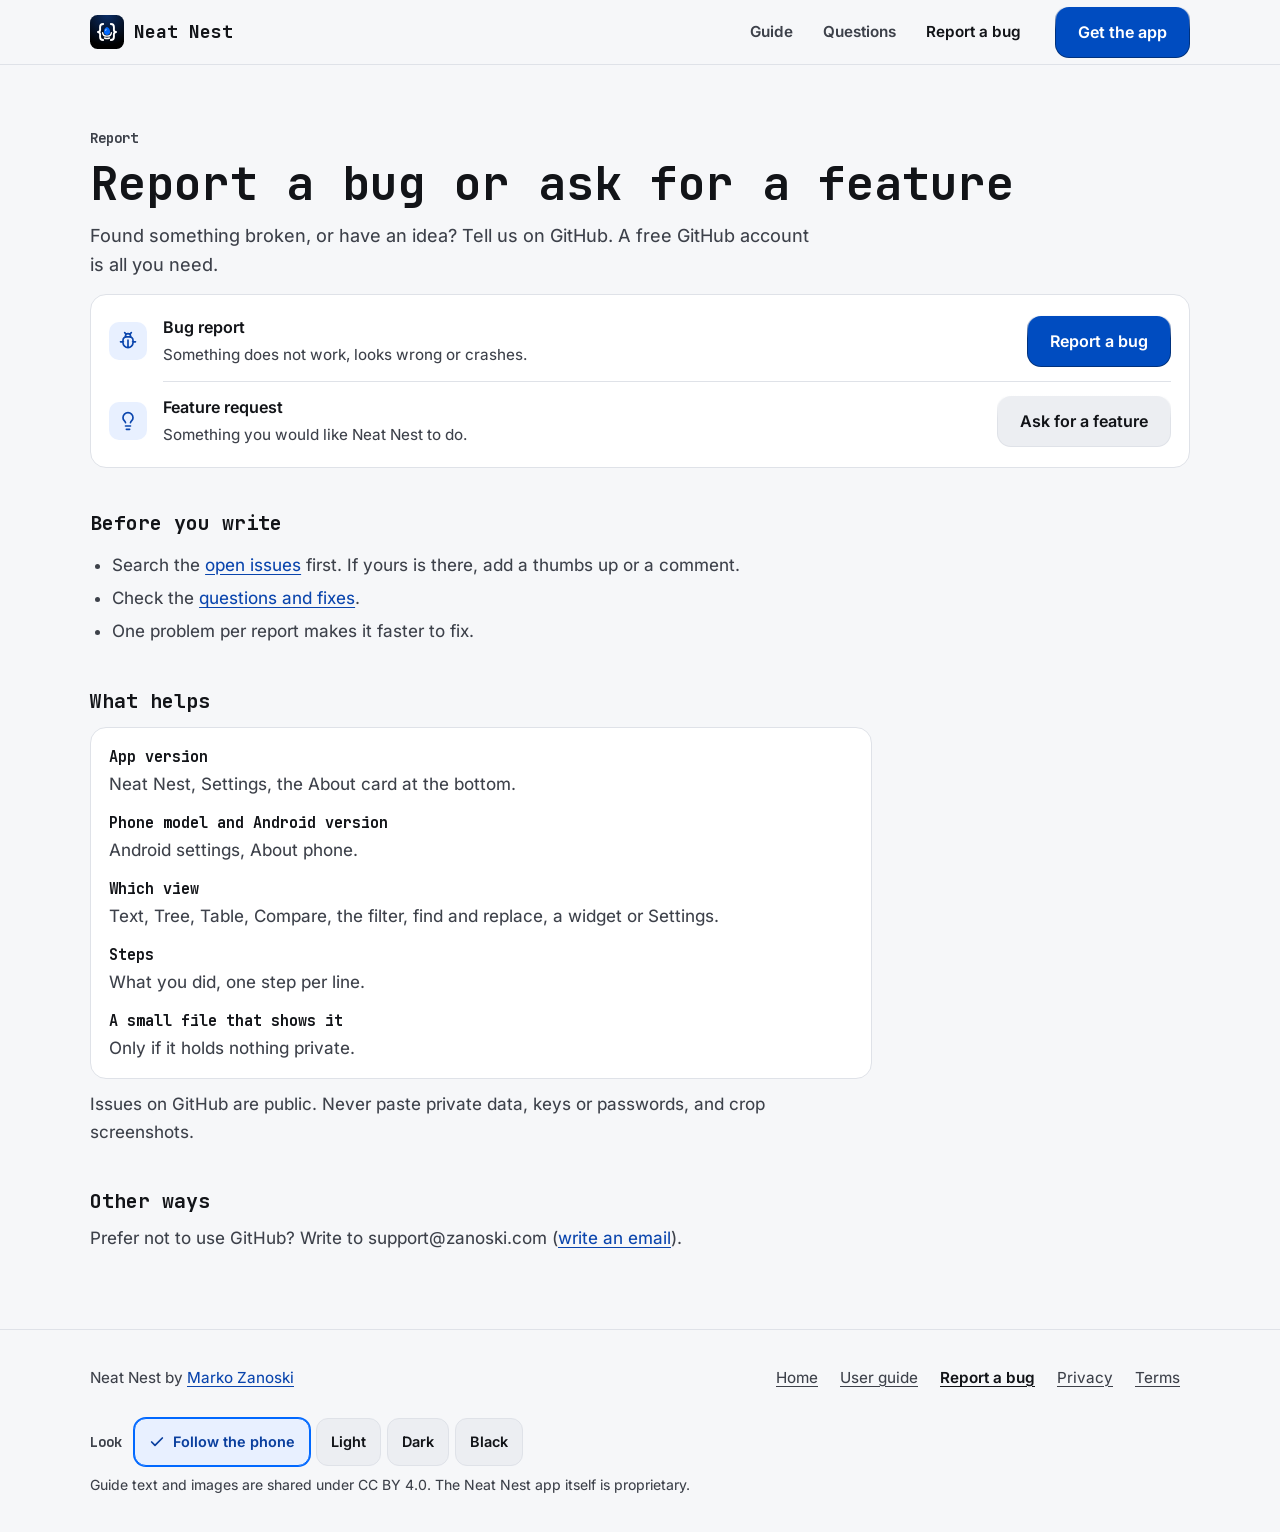
<file: docs/report.html>
<!doctype html>
<html lang="en">
<head>
<meta charset="utf-8">
<meta name="viewport" content="width=device-width, initial-scale=1, viewport-fit=cover">
<title>Report a bug · Neat Nest user guide</title>
<meta name="description" content="How to report a Neat Nest bug or ask for a feature.">
<meta name="theme-color" content="#f6f7f9" media="(prefers-color-scheme: light)">
<meta name="theme-color" content="#000000" media="(prefers-color-scheme: dark)">
<script>try{var l=localStorage.getItem('look');if(l==='light'||l==='dark'||l==='black')document.documentElement.dataset.look=l}catch(e){}</script>
<meta property="og:title" content="Report a bug · Neat Nest user guide">
<meta property="og:description" content="How to report a Neat Nest bug or ask for a feature.">
<link rel="icon" href="img/icon.svg" type="image/svg+xml">
<link rel="preload" href="fonts/JetBrainsMono-Bold.woff2" as="font" type="font/woff2" crossorigin>
<link rel="preload" href="fonts/inter-regular.woff2" as="font" type="font/woff2" crossorigin>
<link rel="stylesheet" href="style.css">
</head>
<body>
<a class="skip" href="#main">Skip to content</a>
<header class="bar">
  <div class="wrap">
    <a class="brand" href="index.html"><img src="img/icon.svg" alt="" width="34" height="34"><span>Neat Nest</span></a>
    <nav class="pages" aria-label="Guide pages"><a href="guide.html">Guide</a><a href="faq.html">Questions</a><a href="report.html" aria-current="page">Report a bug</a></nav>
    <a class="key filled get" href="https://play.google.com/store/apps/details?id=com.zanoshky.neatnest&amp;referrer=utm_source%3Dguide%26utm_medium%3Ddocs%26utm_campaign%3Dneat-nest-2026-11">Get the app</a>
  </div>
</header>
<main id="main" class="page">
  <div class="wrap">
    <p class="kicker">Report</p>
    <h1>Report a bug or ask for a feature</h1>
    <p class="lead">Found something broken, or have an idea? Tell us on GitHub. A free GitHub account is all you need.</p>
    <ul class="plate feat report">
      <li class="fr"><span class="tile"><svg viewBox="0 0 24 24" fill="none" stroke="currentColor" stroke-width="2" stroke-linecap="round" stroke-linejoin="round" aria-hidden="true"><path d="m8 2 1.9 1.9M14.1 3.9 16 2M9 7.1v-1a3 3 0 1 1 6 0v1"/><path d="M12 20c-3.3 0-6-2.7-6-6v-3a4 4 0 0 1 4-4h4a4 4 0 0 1 4 4v3c0 3.3-2.7 6-6 6M12 20v-9M6.5 13H3M21 13h-3.5"/></svg></span><div><b>Bug report</b><span>Something does not work, looks wrong or crashes.</span></div><a class="key filled" href="https://github.com/Zanoshky/neat-nest-app/issues/new?template=bug_report.yml">Report a bug</a></li>
      <li class="fr"><span class="tile"><svg viewBox="0 0 24 24" fill="none" stroke="currentColor" stroke-width="2" stroke-linecap="round" stroke-linejoin="round" aria-hidden="true"><path d="M15 14c.2-1 .7-1.7 1.5-2.5 1-.9 1.5-2.2 1.5-3.5A6 6 0 0 0 6 8c0 1 .2 2.2 1.5 3.5.7.7 1.3 1.5 1.5 2.5M9 18h6M10 22h4"/></svg></span><div><b>Feature request</b><span>Something you would like Neat Nest to do.</span></div><a class="key tonal" href="https://github.com/Zanoshky/neat-nest-app/issues/new?template=feature_request.yml">Ask for a feature</a></li>
    </ul>
    <article>
    <h2>Before you write</h2>
    <ul>
      <li>Search the <a href="https://github.com/Zanoshky/neat-nest-app/issues">open issues</a> first. If yours is there, add a thumbs up or a comment.</li>
      <li>Check the <a href="faq.html">questions and fixes</a>.</li>
      <li>One problem per report makes it faster to fix.</li>
    </ul>
    <h2>What helps</h2>
    <dl class="plate">
      <dt>App version</dt><dd>Neat Nest, Settings, the About card at the bottom.</dd>
      <dt>Phone model and Android version</dt><dd>Android settings, About phone.</dd>
      <dt>Which view</dt><dd>Text, Tree, Table, Compare, the filter, find and replace, a widget or Settings.</dd>
      <dt>Steps</dt><dd>What you did, one step per line.</dd>
      <dt>A small file that shows it</dt><dd>Only if it holds nothing private.</dd>
    </dl>
    <p>Issues on GitHub are public. Never paste private data, keys or passwords, and crop screenshots.</p>
    <h2>Other ways</h2>
    <p>Prefer not to use GitHub? Write to support@zanoski.com (<a href="mailto:support@zanoski.com">write an email</a>).</p>
    </article>
  </div>
</main>
<footer>
  <div class="wrap">
    <span class="by">Neat Nest by <a href="https://zanoski.com">Marko Zanoski</a></span>
    <nav aria-label="Footer"><a href="https://neatnest.zanoski.com">Home</a><a href="index.html">User guide</a><a href="report.html" aria-current="page">Report a bug</a><a href="https://neatnest.zanoski.com/privacy">Privacy</a><a href="https://neatnest.zanoski.com/terms">Terms</a></nav>
    <div class="looks" role="group" aria-label="Look"><span aria-hidden="true">Look</span><button type="button" data-look="auto" aria-pressed="false"><svg viewBox="0 0 24 24" fill="none" stroke="currentColor" stroke-width="2.6" stroke-linecap="round" stroke-linejoin="round" aria-hidden="true"><path d="M20 6 9 17l-5-5"/></svg>Follow the phone</button><button type="button" data-look="light" aria-pressed="false"><svg viewBox="0 0 24 24" fill="none" stroke="currentColor" stroke-width="2.6" stroke-linecap="round" stroke-linejoin="round" aria-hidden="true"><path d="M20 6 9 17l-5-5"/></svg>Light</button><button type="button" data-look="dark" aria-pressed="false"><svg viewBox="0 0 24 24" fill="none" stroke="currentColor" stroke-width="2.6" stroke-linecap="round" stroke-linejoin="round" aria-hidden="true"><path d="M20 6 9 17l-5-5"/></svg>Dark</button><button type="button" data-look="black" aria-pressed="false"><svg viewBox="0 0 24 24" fill="none" stroke="currentColor" stroke-width="2.6" stroke-linecap="round" stroke-linejoin="round" aria-hidden="true"><path d="M20 6 9 17l-5-5"/></svg>Black</button></div>
    <p class="lic">Guide text and images are shared under CC BY 4.0. The Neat Nest app itself is proprietary.</p>
  </div>
</footer>
<script>
(function () {
  var html = document.documentElement, bs = document.querySelectorAll('.looks button');
  function show() { var cur = html.dataset.look || 'auto'; bs.forEach(function (b) { b.setAttribute('aria-pressed', String(b.dataset.look === cur)); }); }
  bs.forEach(function (b) { b.addEventListener('click', function () {
    var l = b.dataset.look;
    if (l === 'auto') delete html.dataset.look; else html.dataset.look = l;
    try { if (l === 'auto') localStorage.removeItem('look'); else localStorage.setItem('look', l); } catch (e) {}
    show();
  }); });
  show();
})();
</script>
</body>
</html>
</file>
<file: docs/style.css>
/* Zanoshky Standard tokens for the web. Generated by build.py from tokens.json: edit that, then run it.
   Light by default; the phone's dark setting gives Black, as the approved mockup pages do;
   data-look on <html> picks one: light, dark, black, or auto (follow the phone). */
:root {
  color-scheme: light dark;
  --zs-fill: #004cc0;
  --zs-on-fill: #ffffff;
  --zs-glow: #0068ff;
  --zs-mono: "JetBrains Mono", ui-monospace, "SF Mono", Menlo, Consolas, monospace;
  --zs-sans: "Inter", system-ui, -apple-system, "Segoe UI", Roboto, sans-serif;
  --zs-fs: 1;
  --zs-type-screen-title: calc(27px * var(--zs-fs));
  --zs-type-app-bar-title: calc(22px * var(--zs-fs));
  --zs-type-pro-headline: calc(22px * var(--zs-fs));
  --zs-type-sheet-title: calc(18px * var(--zs-fs));
  --zs-type-sheet-title-big: calc(22px * var(--zs-fs));
  --zs-type-section-label: calc(13px * var(--zs-fs));
  --zs-type-panel-value: calc(19px * var(--zs-fs));
  --zs-type-number: calc(20px * var(--zs-fs));
  --zs-type-version: calc(17px * var(--zs-fs));
  --zs-type-body: calc(15px * var(--zs-fs));
  --zs-type-key: calc(15px * var(--zs-fs));
  --zs-type-key-main: calc(16px * var(--zs-fs));
  --zs-type-header-key: calc(13px * var(--zs-fs));
  --zs-type-item-name: calc(15px * var(--zs-fs));
  --zs-type-feature-name: calc(15px * var(--zs-fs));
  --zs-type-pitch: calc(14.5px * var(--zs-fs));
  --zs-type-hint: calc(14px * var(--zs-fs));
  --zs-type-small: calc(13.5px * var(--zs-fs));
  --zs-type-feature-line: calc(13px * var(--zs-fs));
  --zs-type-nav-label: calc(12.5px * var(--zs-fs));
  --zs-type-chip: calc(12.5px * var(--zs-fs));
  --zs-type-meta: calc(12.5px * var(--zs-fs));
  --zs-type-axis: calc(12px * var(--zs-fs));
  --zs-r-plate: 16px;
  --zs-r-key: 14px;
  --zs-r-key-focus-inner: 10px;
  --zs-r-header-key: 12px;
  --zs-r-icon-button: 12px;
  --zs-r-row: 12px;
  --zs-r-note: 12px;
  --zs-r-theme-tile: 14px;
  --zs-r-tile-preview: 9px;
  --zs-r-feature-tile: 10px;
  --zs-r-list-icon: 10px;
  --zs-r-sheet-top: 24px;
  --zs-r-grab: 4px;
  --zs-r-pill: 999px;
  --zs-r-chip: 999px;
  --zs-r-switch: 999px;
  --zs-key-h: 52px;
  --zs-header-key-h: 48px;
  --zs-touch: 48px;
  --zs-row-h: 52px;
  --zs-item-h: 56px;
  --zs-nav-item-h: 56px;
  --zs-pill-w: 60px;
  --zs-pill-h: 32px;
  --zs-pro-row-h: 60px;
  --zs-content-max: 1100px;
  --zs-press-ms: 70ms;
  --zs-release-ms: 140ms;
  --zs-look-ms: 250ms;
  --zs-pill-ms: 200ms;
  --zs-s0: 2px;
  --zs-s1: 4px;
  --zs-s2: 6px;
  --zs-s3: 8px;
  --zs-s4: 10px;
  --zs-s5: 12px;
  --zs-s6: 14px;
  --zs-s7: 16px;
  --zs-s8: 18px;
  --zs-s9: 22px;
  --zs-s10: 26px;
  --zs-s11: 28px;
  --zs-s12: 32px;
  --zs-s13: 48px;
  --zs-ground: #f6f7f9;
  --zs-plate: #ffffff;
  --zs-well: #eceef2;
  --zs-line: #dfe2e8;
  --zs-edge: #7b808c;
  --zs-bevel: #ffffff;
  --zs-text: #121418;
  --zs-soft: #3d414a;
  --zs-blue: #0a45ad;
  --zs-on-blue: #ffffff;
  --zs-ok: #0a5530;
  --zs-warn: #5c3a00;
  --zs-bad: #931313;
  --zs-scrim: rgba(18,20,24,.38);
  --zs-chosen: #e8f0ff;
  --zs-on-chosen: #0a3f9e;
  --zs-risky-fill: #fde8e7;
  --zs-risky-text: #8a1010;
  --zs-risky-line: #d42a20;
  --zs-live-dot: #1a7f4b;
}
@media (prefers-color-scheme: dark) {
  :root:not([data-look]), :root[data-look="auto"] {
    --zs-ground: #000000;
    --zs-plate: #0d0d10;
    --zs-well: #16171b;
    --zs-line: #24252b;
    --zs-edge: #646771;
    --zs-bevel: #34363e;
    --zs-text: #ffffff;
    --zs-soft: #b6b8c0;
    --zs-blue: #7aaeff;
    --zs-on-blue: #04132e;
    --zs-ok: #6fdc9b;
    --zs-warn: #f2c06b;
    --zs-bad: #ff9d97;
    --zs-scrim: rgba(0,0,0,.6);
    --zs-chosen: #0a2350;
    --zs-on-chosen: #ffffff;
    --zs-risky-fill: #2a0d10;
    --zs-risky-text: #ffb4ae;
    --zs-risky-line: #ff5a4f;
    --zs-live-dot: #3ecf8e;
  }
}
:root[data-look="light"] {
  color-scheme: light;
  --zs-ground: #f6f7f9;
  --zs-plate: #ffffff;
  --zs-well: #eceef2;
  --zs-line: #dfe2e8;
  --zs-edge: #7b808c;
  --zs-bevel: #ffffff;
  --zs-text: #121418;
  --zs-soft: #3d414a;
  --zs-blue: #0a45ad;
  --zs-on-blue: #ffffff;
  --zs-ok: #0a5530;
  --zs-warn: #5c3a00;
  --zs-bad: #931313;
  --zs-scrim: rgba(18,20,24,.38);
  --zs-chosen: #e8f0ff;
  --zs-on-chosen: #0a3f9e;
  --zs-risky-fill: #fde8e7;
  --zs-risky-text: #8a1010;
  --zs-risky-line: #d42a20;
  --zs-live-dot: #1a7f4b;
}
:root[data-look="dark"] {
  color-scheme: dark;
  --zs-ground: #111215;
  --zs-plate: #18191d;
  --zs-well: #1f2126;
  --zs-line: #2a2c33;
  --zs-edge: #6c707b;
  --zs-bevel: #3a3d46;
  --zs-text: #eceef2;
  --zs-soft: #b5b8c1;
  --zs-blue: #86b6ff;
  --zs-on-blue: #04132e;
  --zs-ok: #6fdc9b;
  --zs-warn: #f2c06b;
  --zs-bad: #ff9d97;
  --zs-scrim: rgba(0,0,0,.55);
  --zs-chosen: #0a2350;
  --zs-on-chosen: #ffffff;
  --zs-risky-fill: #2a0d10;
  --zs-risky-text: #ffb4ae;
  --zs-risky-line: #ff5a4f;
  --zs-live-dot: #3ecf8e;
}
:root[data-look="black"] {
  color-scheme: dark;
  --zs-ground: #000000;
  --zs-plate: #0d0d10;
  --zs-well: #16171b;
  --zs-line: #24252b;
  --zs-edge: #646771;
  --zs-bevel: #34363e;
  --zs-text: #ffffff;
  --zs-soft: #b6b8c0;
  --zs-blue: #7aaeff;
  --zs-on-blue: #04132e;
  --zs-ok: #6fdc9b;
  --zs-warn: #f2c06b;
  --zs-bad: #ff9d97;
  --zs-scrim: rgba(0,0,0,.6);
  --zs-chosen: #0a2350;
  --zs-on-chosen: #ffffff;
  --zs-risky-fill: #2a0d10;
  --zs-risky-text: #ffb4ae;
  --zs-risky-line: #ff5a4f;
  --zs-live-dot: #3ecf8e;
}
@media (prefers-reduced-motion: reduce) { :root { --zs-press-ms: 0ms; --zs-release-ms: 0ms; --zs-look-ms: 0ms; --zs-pill-ms: 0ms; } }

/* Neat Nest user guide, on the Zanoshky Standard. build.py writes docs/style.css as tokens.css (the shared --zs-*
   tokens) followed by this file, so the page loads one stylesheet. */

@font-face { font-family: Inter; src: url(fonts/inter-regular.woff2) format("woff2"); font-weight: 400; font-display: swap; }
@font-face { font-family: Inter; src: url(fonts/inter-semibold.woff2) format("woff2"); font-weight: 500 600; font-display: swap; }
/* One file holds every weight of JetBrains Mono (the old Regular file was a byte for byte copy of it). */
@font-face { font-family: "JetBrains Mono"; src: url(fonts/JetBrainsMono-Bold.woff2) format("woff2"); font-weight: 400 800; font-display: swap; }

:root { --wrap: min(1100px, 100% - 40px); --phone-r: 26px; }

* { box-sizing: border-box; }
html { -webkit-text-size-adjust: 100%; scroll-behavior: smooth; background: var(--zs-ground); }
body { margin: 0; background: var(--zs-ground); color: var(--zs-text); font: 400 1.0625rem/1.6 var(--zs-sans); transition: background var(--zs-look-ms), color var(--zs-look-ms); }
a { color: var(--zs-blue); text-underline-offset: .2em; }
:focus-visible { outline: 2px solid var(--zs-glow); outline-offset: 3px; border-radius: 10px; }
.skip { position: absolute; left: 16px; top: -100px; z-index: 50; background: var(--zs-plate); color: var(--zs-text); padding: 12px 18px; border-radius: var(--zs-r-row); border: 1px solid var(--zs-line); }
.skip:focus { top: 12px; }
.wrap { width: var(--wrap); margin-inline: auto; }
h1, h2, h3 { font-family: var(--zs-mono); font-weight: 700; line-height: 1.15; margin: 0; text-wrap: balance; }
h1 { font-size: clamp(1.9rem, 4.2vw, 2.9rem); }
h2 { font-size: clamp(1.5rem, 3vw, 2.1rem); }
h3 { font-size: 1.05rem; }
p { margin: 0; }
img { max-width: 100%; height: auto; }
svg { flex: none; }

/* Top bar: the ground colour, one line under it, 64 tall. */
.bar { position: sticky; top: 0; z-index: 20; background: var(--zs-ground); border-bottom: 1px solid var(--zs-line); }
.bar .wrap { display: flex; align-items: center; gap: 12px; min-height: 64px; }
.brand { display: inline-flex; align-items: center; gap: 10px; min-height: 48px; color: var(--zs-text); text-decoration: none; font: 700 1.125rem/1 var(--zs-mono); border-radius: var(--zs-r-row); }
.brand img { width: 34px; height: 34px; }
.bar nav { margin-left: auto; display: flex; gap: 2px; align-items: center; }
.bar nav a { display: inline-flex; align-items: center; min-height: 48px; padding: 0 14px; border-radius: var(--zs-r-row); color: var(--zs-soft); text-decoration: none; font-weight: 500; font-size: .95rem; }
.bar nav a:hover { background: var(--zs-well); color: var(--zs-text); }
.bar nav a[aria-current] { color: var(--zs-text); }
.bar nav a.key { margin-left: 8px; min-height: 48px; padding: 0 18px; font-size: .95rem; }
@media (max-width: 760px) { .bar nav .lesser { display: none; } }

/* Keys: 52 tall, 14 corners, filled for the one main action, tonal for the rest, lit from above. */
.key { display: inline-flex; align-items: center; justify-content: center; gap: 10px; min-height: var(--zs-key-h); padding: 0 22px; border-radius: var(--zs-r-key); border: 1px solid transparent; font: 600 1rem var(--zs-sans); text-decoration: none; cursor: pointer; transition: transform var(--zs-release-ms) ease, filter var(--zs-release-ms) ease; }
.key:active { transform: scale(.97); transition-duration: var(--zs-press-ms); }
.key svg { width: 20px; height: 20px; }
.key.filled { color: var(--zs-on-fill); background: linear-gradient(var(--zs-fill), var(--zs-fill)) padding-box, linear-gradient(to bottom, rgba(255,255,255,.32), color-mix(in srgb, var(--zs-fill) 65%, #000) 45%) border-box; }
.bar nav a.key.filled, .bar nav a.key.filled:hover { color: var(--zs-on-fill); background: linear-gradient(var(--zs-fill), var(--zs-fill)) padding-box, linear-gradient(to bottom, rgba(255,255,255,.32), color-mix(in srgb, var(--zs-fill) 65%, #000) 45%) border-box; }
.key.filled:hover { filter: brightness(1.08); }
.key.tonal { color: var(--zs-text); background: linear-gradient(var(--zs-well), var(--zs-well)) padding-box, linear-gradient(to bottom, var(--zs-bevel), var(--zs-line) 45%) border-box; }
.key.tonal svg { color: var(--zs-blue); }
.key.tonal:hover { filter: brightness(.97); }
.keys { display: flex; flex-wrap: wrap; gap: 10px; max-width: 38em; }
/* Equal width side by side when both labels fit, else stacked full width. */
.keys .key { flex: 1 1 0; min-width: max-content; }

/* Plates: 16 corners, a hairline and a lit top edge. */
.plate { background: var(--zs-plate); border: 1px solid var(--zs-line); border-radius: var(--zs-r-plate); box-shadow: 0 1px 0 var(--zs-bevel) inset; }
.lit { position: relative; overflow: hidden; }
.lit::before { content: ""; position: absolute; left: 12%; right: 12%; top: -1px; height: 1px; background: linear-gradient(90deg, transparent, var(--zs-glow), transparent); }
.lit::after { content: ""; position: absolute; inset: 0 0 auto; height: 90px; background: radial-gradient(60% 100% at 50% 0%, color-mix(in srgb, var(--zs-glow) 14%, transparent), transparent); pointer-events: none; }
.lit > * { position: relative; z-index: 1; }
.label { font: 700 .875rem var(--zs-mono); color: var(--zs-soft); margin: 0 0 10px; }

/* Hero: one light from above, the phone beside the words on wide screens, under them on a phone. */
.hero { position: relative; padding: clamp(36px, 7vw, 84px) 0 clamp(40px, 6vw, 72px); }
.hero::before { content: ""; position: absolute; inset: 0 0 auto; height: 520px; background: radial-gradient(50% 100% at 50% 0%, color-mix(in srgb, var(--zs-glow) 13%, transparent), transparent 70%); pointer-events: none; }
.hero .wrap { position: relative; display: grid; grid-template-columns: 1fr minmax(260px, 340px); gap: clamp(28px, 6vw, 80px); align-items: center; }
.hero .lead { margin-top: 20px; font-size: clamp(1.1rem, 1.6vw, 1.25rem); color: var(--zs-soft); max-width: 34em; }
.hero .keys { margin-top: 28px; }
.hero .note { margin-top: 18px; color: var(--zs-soft); font-size: .95rem; }
.phone { margin: 0; justify-self: center; width: 100%; max-width: 340px; }
.phone img { display: block; width: 100%; border-radius: var(--phone-r); border: 1px solid var(--zs-line); box-shadow: 0 1px 0 var(--zs-bevel) inset, 0 24px 60px -30px rgba(0, 0, 0, .35); background: var(--zs-plate); }
@media (max-width: 840px) { .hero .wrap { grid-template-columns: 1fr; } .phone { max-width: 300px; } }

/* Sections */
section { padding: clamp(40px, 6vw, 76px) 0; border-top: 1px solid var(--zs-line); }
.sub { margin-top: 12px; color: var(--zs-soft); max-width: 44em; font-size: 1.075rem; }

/* Feature rows: an icon on a blue tile, the name and one line, on plates; two columns past 840. */
.cols { display: grid; gap: 16px; margin-top: 28px; }
/* Side by side plates share one height, so neither column ends short. */
@media (min-width: 840px) { .cols { grid-template-columns: 1fr 1fr; } }
.feat { padding: 6px 0; margin: 0; list-style: none; }
.fr { display: flex; align-items: flex-start; gap: 16px; min-height: var(--zs-pro-row-h); padding: 14px 18px; position: relative; }
.fr + .fr::before { content: ""; position: absolute; top: 0; left: 72px; right: 18px; height: 1px; background: var(--zs-line); }
.tile { width: 38px; height: 38px; border-radius: var(--zs-r-feature-tile); background: var(--zs-chosen); color: var(--zs-blue); display: grid; place-items: center; flex: none; }
.tile svg { width: 20px; height: 20px; }
.fr b { display: block; font-weight: 600; font-size: 1rem; }
.fr div > span { display: block; color: var(--zs-soft); font-size: .95rem; margin-top: 2px; }

/* Real screenshots of the app */
.shots { display: grid; grid-template-columns: 1fr 1fr; gap: 16px; margin-top: 28px; }
/* Ten shots: two by five on a phone, five by two from 600 wide, so no row is left short. */
@media (min-width: 600px) { .shots { grid-template-columns: repeat(5, 1fr); gap: 14px; } }
.shots figure { margin: 0; }
.shots img { display: block; width: 100%; border-radius: 18px; border: 1px solid var(--zs-line); background: var(--zs-plate); }
.shots figcaption { margin-top: 8px; color: var(--zs-soft); font-size: .95rem; }

.steps { margin: 0; padding: 14px 18px 14px 2.6em; display: grid; gap: 10px; }
.steps li::marker { font: 700 1rem var(--zs-mono); color: var(--zs-blue); }
.plate > p { padding: 0 18px 16px; color: var(--zs-soft); }

/* Pricing: one plate with the price wording, the one payment line and the key. */
.pair { margin-top: 0; gap: 28px 16px; }
.pair > div { display: flex; flex-direction: column; gap: 28px; }
.pair .plate { flex: 1; }
.price { padding: 20px 18px; display: flex; flex-direction: column; gap: 10px; }
.price > p { padding: 0; }
.privacy { display: flex; flex-direction: column; }
.privacy .hint { flex: 1; }
.price .head { font: 700 1.4rem/1.2 var(--zs-mono); color: var(--zs-text); }
.price p { color: var(--zs-soft); }
.price .key { margin-top: 8px; align-self: flex-start; }
.once { font-size: .9rem; color: var(--zs-soft); }

/* Privacy: the promise chips wear a red ban sign on a pale red chip. */
.chips { display: flex; flex-wrap: wrap; gap: 8px; padding: 18px 18px 6px; margin: 0; list-style: none; }
.chips li { font: 600 .875rem var(--zs-sans); padding: 6px 12px 6px 2.1em; border-radius: var(--zs-r-chip); background: var(--zs-risky-fill); color: var(--zs-risky-text); position: relative; }
.ban::before, .chips li::before { content: ""; background: var(--zs-risky-line);
  -webkit-mask: url("data:image/svg+xml;utf8,<svg xmlns='http://www.w3.org/2000/svg' viewBox='0 0 24 24' fill='none' stroke='black' stroke-width='2.6' stroke-linecap='round'><circle cx='12' cy='12' r='9.5'/><path d='m5.3 5.3 13.4 13.4'/></svg>") center / contain no-repeat;
  mask: url("data:image/svg+xml;utf8,<svg xmlns='http://www.w3.org/2000/svg' viewBox='0 0 24 24' fill='none' stroke='black' stroke-width='2.6' stroke-linecap='round'><circle cx='12' cy='12' r='9.5'/><path d='m5.3 5.3 13.4 13.4'/></svg>") center / contain no-repeat; }
.chips li::before { position: absolute; left: .75em; top: 50%; width: 1.05em; height: 1.05em; margin-top: -.525em; }
.ban { position: relative; padding-left: 1.9em; }
.ban::before { position: absolute; left: 0; top: .22em; width: 1.15em; height: 1.15em; }
.promises { list-style: none; margin: 0; padding: 8px 18px; }
.promises li { padding: 10px 0; color: var(--zs-text); font-weight: 500; }
.promises li + li { border-top: 1px solid var(--zs-line); }
.perm { padding: 14px 18px 16px; border-top: 1px solid var(--zs-line); }
.perm b { display: block; font-weight: 600; color: var(--zs-risky-text); }
.perm span { display: block; color: var(--zs-soft); font-size: .95rem; margin-top: 2px; }
.perm.first { border-top: 0; }
.perm.plain b { color: var(--zs-text); }
.perm.off b { padding-left: 1.9em; position: relative; }
.perm.off b::before { content: ""; position: absolute; left: 0; top: .2em; width: 1.15em; height: 1.15em; background: var(--zs-risky-line);
  -webkit-mask: url("data:image/svg+xml;utf8,<svg xmlns='http://www.w3.org/2000/svg' viewBox='0 0 24 24' fill='none' stroke='black' stroke-width='2.6' stroke-linecap='round'><circle cx='12' cy='12' r='9.5'/><path d='m5.3 5.3 13.4 13.4'/></svg>") center / contain no-repeat;
  mask: url("data:image/svg+xml;utf8,<svg xmlns='http://www.w3.org/2000/svg' viewBox='0 0 24 24' fill='none' stroke='black' stroke-width='2.6' stroke-linecap='round'><circle cx='12' cy='12' r='9.5'/><path d='m5.3 5.3 13.4 13.4'/></svg>") center / contain no-repeat; }
.perm.off span { padding-left: 2.1em; }
.chips + .hint, .hint { padding: 6px 18px 14px; color: var(--zs-soft); }
.more { display: flex; align-items: center; gap: 12px; min-height: var(--zs-row-h); padding: 0 18px; border-top: 1px solid var(--zs-line); color: var(--zs-text); text-decoration: none; font-weight: 500; border-radius: 0 0 var(--zs-r-plate) var(--zs-r-plate); }
.more span { flex: 1; }
.more svg { width: 18px; height: 18px; color: var(--zs-soft); }
.more:hover { background: var(--zs-well); }

/* Questions */
.faq { margin-top: 28px; display: grid; gap: 12px; max-width: 52em; }
.faq details { padding: 2px 18px; }
.faq summary { cursor: pointer; min-height: var(--zs-row-h); display: flex; align-items: center; font-weight: 600; border-radius: var(--zs-r-row); }
.faq details p { padding: 0 0 16px; color: var(--zs-soft); }

/* Policy pages */
.doc { padding: clamp(32px, 6vw, 72px) 0; }
.doc article { max-width: 46em; }
.doc h2 { font-size: 1.25rem; margin-top: 40px; }
.doc article > p, .doc article > ul li { color: var(--zs-soft); }
.doc article > p { margin-top: 14px; }
.doc article > ul { padding-left: 1.2em; }
.doc article > ul li { margin-top: 8px; }
.doc strong { color: var(--zs-text); }
.doc .plate { margin-top: 16px; }
.eff { font: 700 .875rem var(--zs-mono); color: var(--zs-soft); margin-top: 10px; }

/* Footer: the maker, the footer nav and the look switch; links 48 tall. */
footer { border-top: 1px solid var(--zs-line); padding: 24px 0 36px; color: var(--zs-soft); font-size: .95rem; }
footer .wrap { display: flex; flex-wrap: wrap; gap: 8px 24px; justify-content: space-between; align-items: center; }
footer .by a { display: inline-flex; align-items: center; min-height: 48px; }
footer nav { display: flex; flex-wrap: wrap; gap: 2px; }
footer nav a { display: inline-flex; align-items: center; min-height: 48px; padding: 0 10px; color: var(--zs-soft); border-radius: var(--zs-r-row); }
footer nav a[aria-current] { color: var(--zs-text); font-weight: 600; }
.looks { display: flex; flex-wrap: wrap; align-items: center; gap: 6px; width: 100%; padding-top: 8px; }
.looks > span { margin-right: 6px; font: 700 .875rem var(--zs-mono); }
.looks button { min-height: 48px; padding: 0 14px; border-radius: var(--zs-r-row); border: 1px solid var(--zs-line); background: var(--zs-well); color: var(--zs-text); font: 500 .9rem var(--zs-sans); cursor: pointer; display: inline-flex; align-items: center; gap: 8px; }
.looks button[aria-pressed="true"] { background: var(--zs-chosen); color: var(--zs-on-chosen); border-color: var(--zs-glow); box-shadow: 0 0 0 1px var(--zs-glow); }
.looks button svg { width: 16px; height: 16px; display: none; }
.looks button[aria-pressed="true"] svg { display: block; }

@media (prefers-reduced-motion: reduce) { html { scroll-behavior: auto; } body, .key { transition: none; } .key:active { transform: none; } }

/* Guide pages */
@media (max-width: 760px) {
  /* On a phone the page links take their own row under the name and the key, so nothing scrolls sideways. */
  .bar .wrap { flex-wrap: wrap; row-gap: 0; padding-bottom: 4px; }
  .bar nav.pages { order: 3; width: 100%; margin-left: -14px; }
  .bar nav.pages a { padding: 0 14px; }
}
.bar nav.pages { margin-left: auto; }
.bar .get { margin-left: 8px; }
.page { padding: clamp(28px, 5vw, 64px) 0 clamp(40px, 6vw, 80px); }
.page article { max-width: 46em; }
.page h1 { margin-bottom: 8px; }
.page h2 { font-size: 1.25rem; margin-top: 44px; }
.page h3 { font-size: 1rem; margin-top: 26px; }
.page article > p, .page article li, .page dd { color: var(--zs-soft); }
.page article > p { margin-top: 12px; }
.page article ul, .page article ol { padding-left: 1.3em; color: var(--zs-soft); }
.page article li { margin-top: 6px; }
.page dl { margin: 12px 0 0; padding: 4px 18px 16px; }
.page dt { font: 700 .95rem var(--zs-mono); color: var(--zs-text); margin-top: 14px; }
.page dd { margin: 4px 0 0; }
.page .plate { margin-top: 14px; }
.page .lead { margin-top: 12px; color: var(--zs-soft); font-size: 1.125rem; max-width: 40em; }
.kicker { font: 700 .875rem var(--zs-mono); color: var(--zs-soft); margin-bottom: 10px; }
code { font-family: var(--zs-mono); font-weight: 400; font-size: .9em; background: var(--zs-well); padding: 1px 6px; border-radius: 6px; color: var(--zs-text); }
.cta { margin-top: 28px; }
.toc { padding: 6px 0; margin: 14px 0 0; list-style: none; }
.toc li { margin: 0; }
.toc a { display: flex; align-items: center; gap: 12px; min-height: var(--zs-row-h); padding: 0 18px; color: var(--zs-text); text-decoration: none; font-weight: 500; }
.toc li + li a { border-top: 1px solid var(--zs-line); }
/* Ten rows: two columns of five past 840, so the plate is not a wide strip of air. */
@media (min-width: 840px) { .toc { display: grid; grid-template-columns: 1fr 1fr; column-gap: 0; } .toc li:nth-child(2) a { border-top: 0; } .toc li:nth-child(odd) a { border-right: 1px solid var(--zs-line); } }
.toc a:hover { background: var(--zs-well); }
.toc a span { flex: 1; }
.toc svg { width: 18px; height: 18px; color: var(--zs-soft); }
.fig { margin: 18px 0 0; display: grid; grid-template-columns: repeat(2, minmax(0, 220px)); gap: 14px; }
.fig figure { margin: 0; }
.fig img { display: block; width: 100%; border-radius: 18px; border: 1px solid var(--zs-line); background: var(--zs-plate); }
.fig figcaption { margin-top: 6px; color: var(--zs-soft); font-size: .9rem; }
.report { margin-top: 24px; }
.report .fr { align-items: center; }
.report .key { margin-left: auto; }
@media (max-width: 600px) { .report .fr { flex-wrap: wrap; } .report .key { margin-left: 54px; } }
.page > .wrap > .shots { grid-template-columns: 1fr 1fr; }
/* Six shots: two by three on a phone, three by two on a tablet, one row of six on a wide screen. */
@media (min-width: 600px) { .page > .wrap > .shots { grid-template-columns: repeat(3, 1fr); } }
@media (min-width: 1000px) { .page > .wrap > .shots { grid-template-columns: repeat(6, 1fr); } }
.lic { width: 100%; font-size: .875rem; }
</file>
